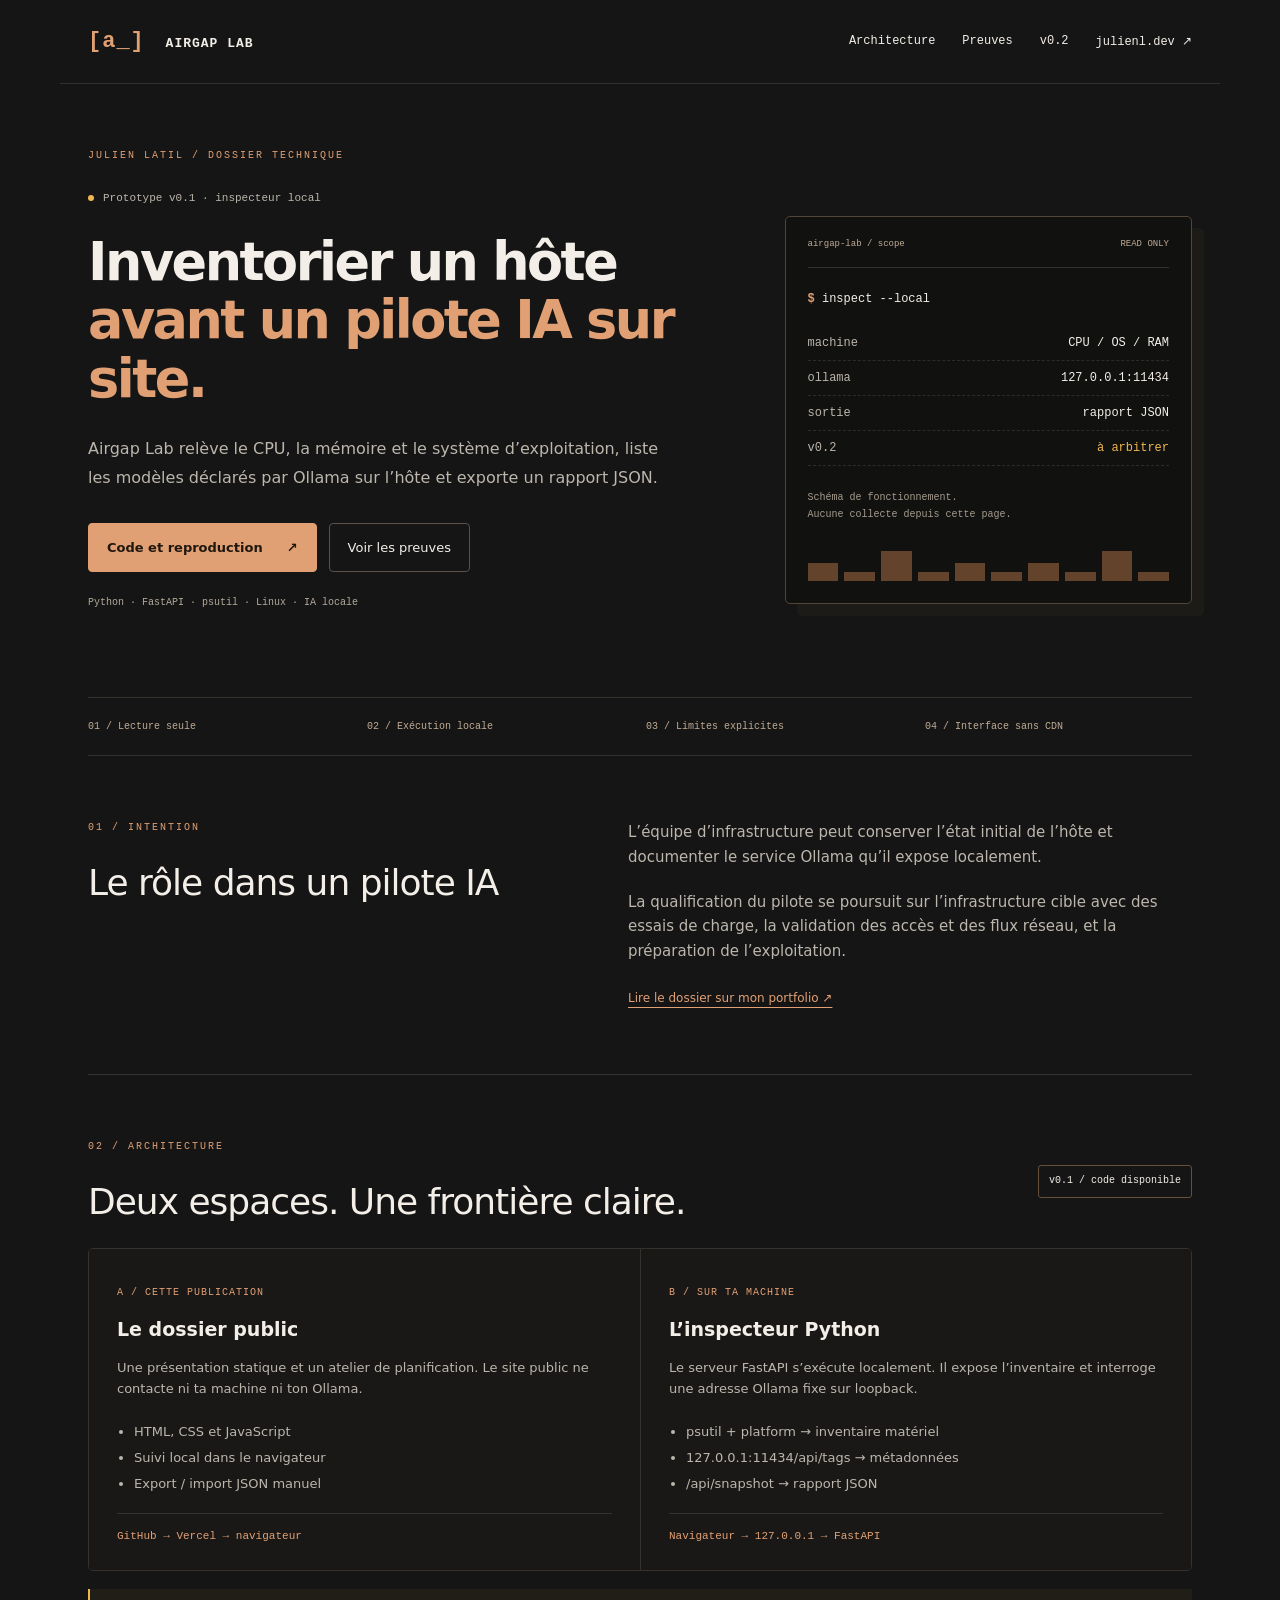
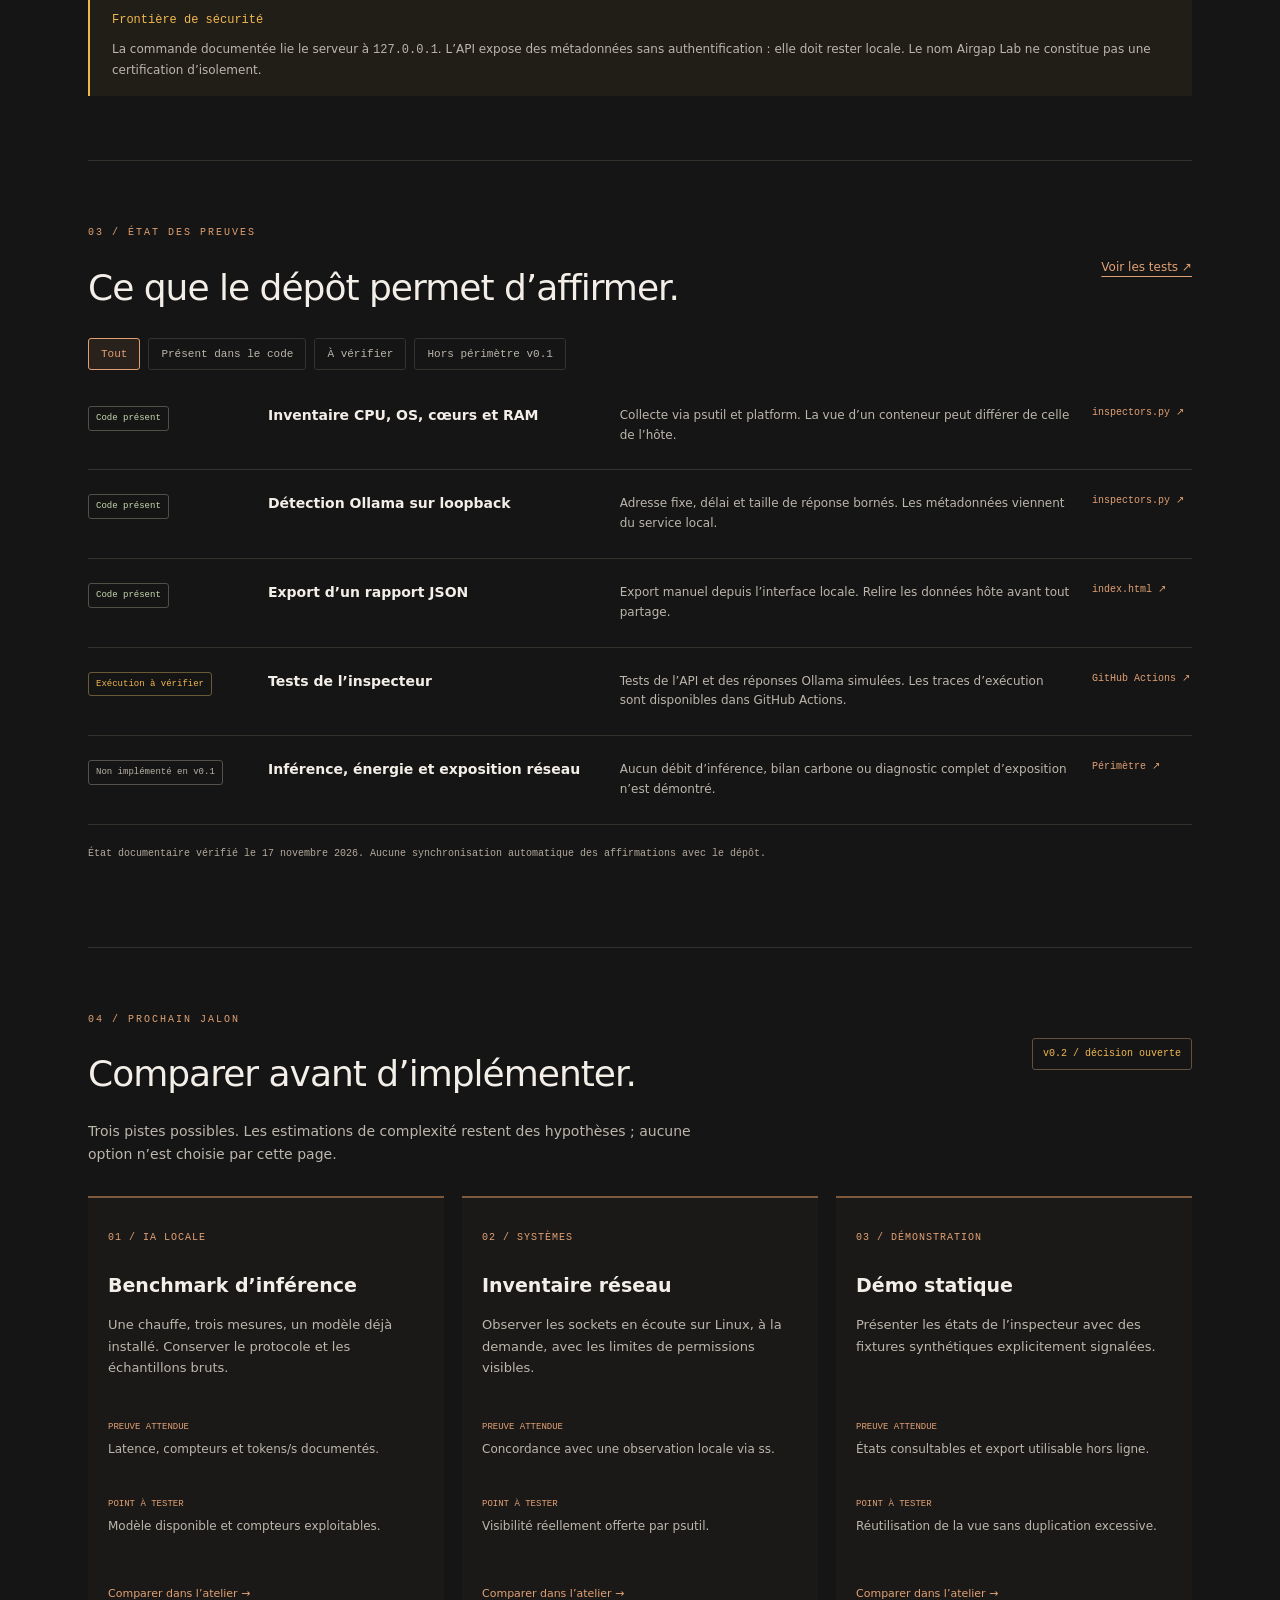
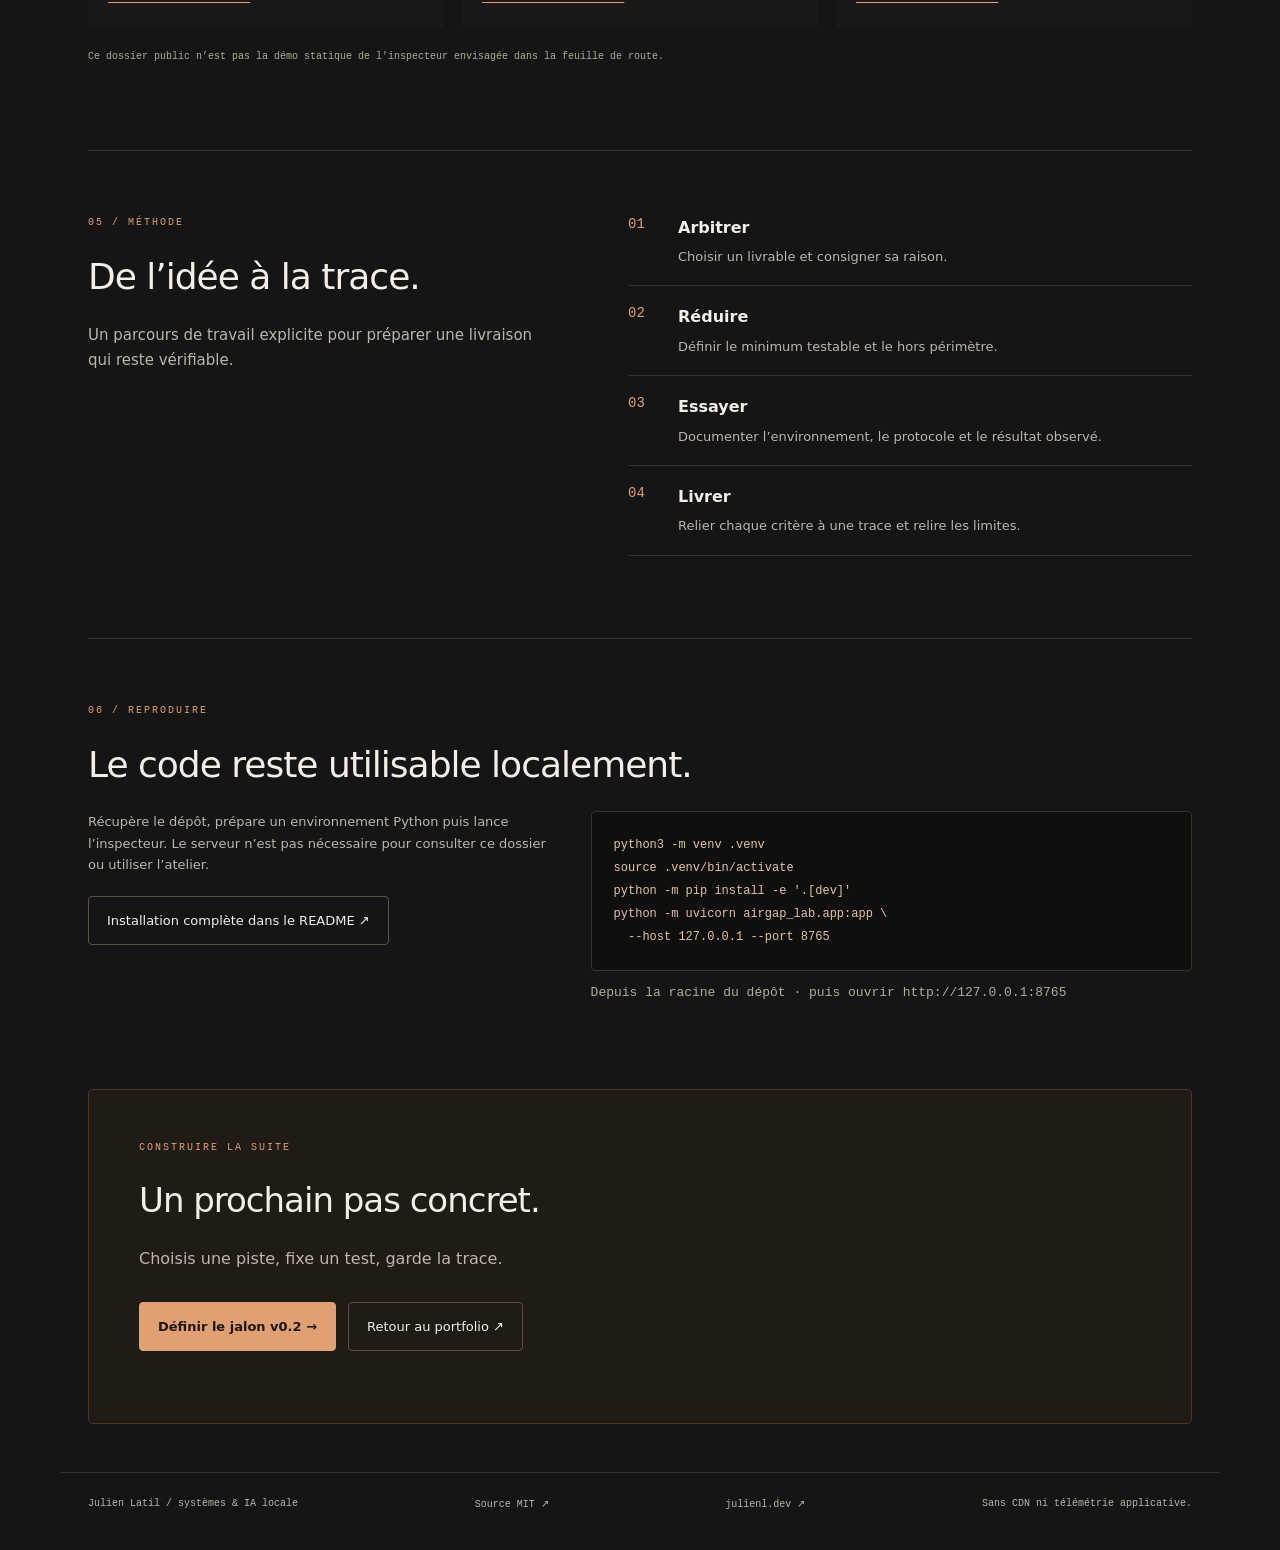
<file: docs/index.html>
<!doctype html>
<html lang="fr">
<head><meta charset="utf-8"><meta name="viewport" content="width=device-width, initial-scale=1"><meta name="description" content="Airgap Lab inventorie un hôte avant un pilote IA sur site. Dossier technique, architecture et reproduction locale."><meta name="theme-color" content="#151515"><title>Airgap Lab — Inventaire d’hôte pour un pilote IA sur site</title><link rel="icon" href="assets/mark.svg" type="image/svg+xml"><link rel="stylesheet" href="assets/site.css"><script src="assets/site.js" defer></script></head>
<body>
<a class="skip" href="#contenu">Aller au contenu</a>
<header><a class="wordmark" href="./"><span aria-hidden="true">[a_]</span> AIRGAP LAB</a><nav aria-label="Navigation principale"><a href="#architecture">Architecture</a><a href="#preuves">Preuves</a><a href="#jalon">v0.2</a><a href="https://julienl.dev">julienl.dev ↗</a></nav></header>
<main id="contenu">
<section class="hero"><div class="eyebrow">JULIEN LATIL / DOSSIER TECHNIQUE</div><div class="hero-grid"><div><p class="release"><span></span> Prototype v0.1 · inspecteur local</p><h1>Inventorier un hôte<br><em>avant un pilote IA sur site.</em></h1><p class="lede">Airgap Lab relève le CPU, la mémoire et le système d’exploitation, liste les modèles déclarés par Ollama sur l’hôte et exporte un rapport JSON.</p><div class="actions"><a class="button primary" href="https://github.com/log371/airgap-lab#run-locally">Code et reproduction <span>↗</span></a><a class="button" href="#preuves">Voir les preuves</a></div><p class="micro">Python · FastAPI · psutil · Linux · IA locale</p></div><div class="terminal" aria-label="Périmètre du projet"><div class="terminal-top"><span>airgap-lab / scope</span><span>READ ONLY</span></div><p><b>$</b> inspect --local</p><dl><div><dt>machine</dt><dd>CPU / OS / RAM</dd></div><div><dt>ollama</dt><dd>127.0.0.1:11434</dd></div><div><dt>sortie</dt><dd>rapport JSON</dd></div><div><dt>v0.2</dt><dd class="amber">à arbitrer</dd></div></dl><p class="terminal-note">Schéma de fonctionnement.<br>Aucune collecte depuis cette page.</p><div class="signal" aria-hidden="true"><i></i><i></i><i></i><i></i><i></i><i></i><i></i><i></i><i></i><i></i></div></div></div><div class="principles"><span>01 / Lecture seule</span><span>02 / Exécution locale</span><span>03 / Limites explicites</span><span>04 / Interface sans CDN</span></div></section>
<section id="intention" class="section split"><div><div class="eyebrow">01 / INTENTION</div><h2>Le rôle dans un pilote IA</h2></div><div><p>L’équipe d’infrastructure peut conserver l’état initial de l’hôte et documenter le service Ollama qu’il expose localement.</p><p>La qualification du pilote se poursuit sur l’infrastructure cible avec des essais de charge, la validation des accès et des flux réseau, et la préparation de l’exploitation.</p><a class="text-link" href="https://julienl.dev/projects/airgap-lab">Lire le dossier sur mon portfolio ↗</a></div></section>
<section id="architecture" class="section"><div class="section-head"><div><div class="eyebrow">02 / ARCHITECTURE</div><h2>Deux espaces. Une frontière claire.</h2></div><span class="pill">v0.1 / code disponible</span></div><div class="architecture"><article><span class="number">A / CETTE PUBLICATION</span><h3>Le dossier public</h3><p>Une présentation statique et un atelier de planification. Le site public ne contacte ni ta machine ni ton Ollama.</p><ul><li>HTML, CSS et JavaScript</li><li>Suivi local dans le navigateur</li><li>Export / import JSON manuel</li></ul><span class="architecture-label">GitHub → Vercel → navigateur</span></article><article><span class="number">B / SUR TA MACHINE</span><h3>L’inspecteur Python</h3><p>Le serveur FastAPI s’exécute localement. Il expose l’inventaire et interroge une adresse Ollama fixe sur loopback.</p><ul><li>psutil + platform → inventaire matériel</li><li>127.0.0.1:11434/api/tags → métadonnées</li><li>/api/snapshot → rapport JSON</li></ul><span class="architecture-label">Navigateur → 127.0.0.1 → FastAPI</span></article></div><aside class="boundary"><strong>Frontière de sécurité</strong><p>La commande documentée lie le serveur à <code>127.0.0.1</code>. L’API expose des métadonnées sans authentification : elle doit rester locale. Le nom Airgap Lab ne constitue pas une certification d’isolement.</p></aside></section>
<section id="preuves" class="section"><div class="section-head"><div><div class="eyebrow">03 / ÉTAT DES PREUVES</div><h2>Ce que le dépôt permet d’affirmer.</h2></div><a class="text-link" href="https://github.com/log371/airgap-lab/tree/main/tests">Voir les tests ↗</a></div><div class="filters" role="group" aria-label="Filtrer les preuves"><button data-filter="all" aria-pressed="true">Tout</button><button data-filter="confirmed" aria-pressed="false">Présent dans le code</button><button data-filter="pending" aria-pressed="false">À vérifier</button><button data-filter="excluded" aria-pressed="false">Hors périmètre v0.1</button></div><p id="filter-status" class="sr-only" aria-live="polite"></p><div class="evidence-list">
<article data-state="confirmed"><span class="status confirmed">Code présent</span><h3>Inventaire CPU, OS, cœurs et RAM</h3><p>Collecte via psutil et platform. La vue d’un conteneur peut différer de celle de l’hôte.</p><a href="https://github.com/log371/airgap-lab/blob/main/airgap_lab/inspectors.py">inspectors.py ↗</a></article>
<article data-state="confirmed"><span class="status confirmed">Code présent</span><h3>Détection Ollama sur loopback</h3><p>Adresse fixe, délai et taille de réponse bornés. Les métadonnées viennent du service local.</p><a href="https://github.com/log371/airgap-lab/blob/main/airgap_lab/inspectors.py">inspectors.py ↗</a></article>
<article data-state="confirmed"><span class="status confirmed">Code présent</span><h3>Export d’un rapport JSON</h3><p>Export manuel depuis l’interface locale. Relire les données hôte avant tout partage.</p><a href="https://github.com/log371/airgap-lab/blob/main/airgap_lab/index.html">index.html ↗</a></article>
<article data-state="pending"><span class="status pending">Exécution à vérifier</span><h3>Tests de l’inspecteur</h3><p>Tests de l’API et des réponses Ollama simulées. Les traces d’exécution sont disponibles dans GitHub Actions.</p><a href="https://github.com/log371/airgap-lab/actions/workflows/checks.yml">GitHub Actions ↗</a></article>
<article data-state="excluded"><span class="status excluded">Non implémenté en v0.1</span><h3>Inférence, énergie et exposition réseau</h3><p>Aucun débit d’inférence, bilan carbone ou diagnostic complet d’exposition n’est démontré.</p><a href="https://github.com/log371/airgap-lab#scope-and-limitations">Périmètre ↗</a></article>
</div><p class="micro">État documentaire vérifié le 17 novembre 2026. Aucune synchronisation automatique des affirmations avec le dépôt.</p></section>
<section id="jalon" class="section"><div class="section-head"><div><div class="eyebrow">04 / PROCHAIN JALON</div><h2>Comparer avant d’implémenter.</h2></div><span class="pill amber">v0.2 / décision ouverte</span></div><p class="section-intro">Trois pistes possibles. Les estimations de complexité restent des hypothèses ; aucune option n’est choisie par cette page.</p><div class="options"><article><span class="number">01 / IA LOCALE</span><h3>Benchmark d’inférence</h3><p>Une chauffe, trois mesures, un modèle déjà installé. Conserver le protocole et les échantillons bruts.</p><dl><dt>Preuve attendue</dt><dd>Latence, compteurs et tokens/s documentés.</dd><dt>Point à tester</dt><dd>Modèle disponible et compteurs exploitables.</dd></dl><a class="text-link" href="atelier-v02.html#compare">Comparer dans l’atelier →</a></article><article><span class="number">02 / SYSTÈMES</span><h3>Inventaire réseau</h3><p>Observer les sockets en écoute sur Linux, à la demande, avec les limites de permissions visibles.</p><dl><dt>Preuve attendue</dt><dd>Concordance avec une observation locale via ss.</dd><dt>Point à tester</dt><dd>Visibilité réellement offerte par psutil.</dd></dl><a class="text-link" href="atelier-v02.html#compare">Comparer dans l’atelier →</a></article><article><span class="number">03 / DÉMONSTRATION</span><h3>Démo statique</h3><p>Présenter les états de l’inspecteur avec des fixtures synthétiques explicitement signalées.</p><dl><dt>Preuve attendue</dt><dd>États consultables et export utilisable hors ligne.</dd><dt>Point à tester</dt><dd>Réutilisation de la vue sans duplication excessive.</dd></dl><a class="text-link" href="atelier-v02.html#compare">Comparer dans l’atelier →</a></article></div><p class="micro">Ce dossier public n’est pas la démo statique de l’inspecteur envisagée dans la feuille de route.</p></section>
<section class="section split"><div><div class="eyebrow">05 / MÉTHODE</div><h2>De l’idée à la trace.</h2><p>Un parcours de travail explicite pour préparer une livraison qui reste vérifiable.</p></div><ol class="method"><li><strong>Arbitrer</strong><p>Choisir un livrable et consigner sa raison.</p></li><li><strong>Réduire</strong><p>Définir le minimum testable et le hors périmètre.</p></li><li><strong>Essayer</strong><p>Documenter l’environnement, le protocole et le résultat observé.</p></li><li><strong>Livrer</strong><p>Relier chaque critère à une trace et relire les limites.</p></li></ol></section>
<section id="demarrer" class="section"><div class="eyebrow">06 / REPRODUIRE</div><h2>Le code reste utilisable localement.</h2><div class="run-grid"><div><p>Récupère le dépôt, prépare un environnement Python puis lance l’inspecteur. Le serveur n’est pas nécessaire pour consulter ce dossier ou utiliser l’atelier.</p><a class="button" href="https://github.com/log371/airgap-lab#run-locally">Installation complète dans le README ↗</a></div><div><pre><code>python3 -m venv .venv
source .venv/bin/activate
python -m pip install -e '.[dev]'
python -m uvicorn airgap_lab.app:app \
  --host 127.0.0.1 --port 8765</code></pre><p class="micro">Depuis la racine du dépôt · puis ouvrir http://127.0.0.1:8765</p></div></div></section>
<section class="closing"><div class="eyebrow">CONSTRUIRE LA SUITE</div><h2>Un prochain pas concret.</h2><p>Choisis une piste, fixe un test, garde la trace.</p><div class="actions"><a class="button primary" href="atelier-v02.html#compare">Définir le jalon v0.2 →</a><a class="button" href="https://julienl.dev/projects/airgap-lab">Retour au portfolio ↗</a></div></section>
</main><footer><span>Julien Latil / systèmes & IA locale</span><a href="https://github.com/log371/airgap-lab">Source MIT ↗</a><a href="https://julienl.dev">julienl.dev ↗</a><span>Sans CDN ni télémétrie applicative.</span></footer></body></html>
</file>
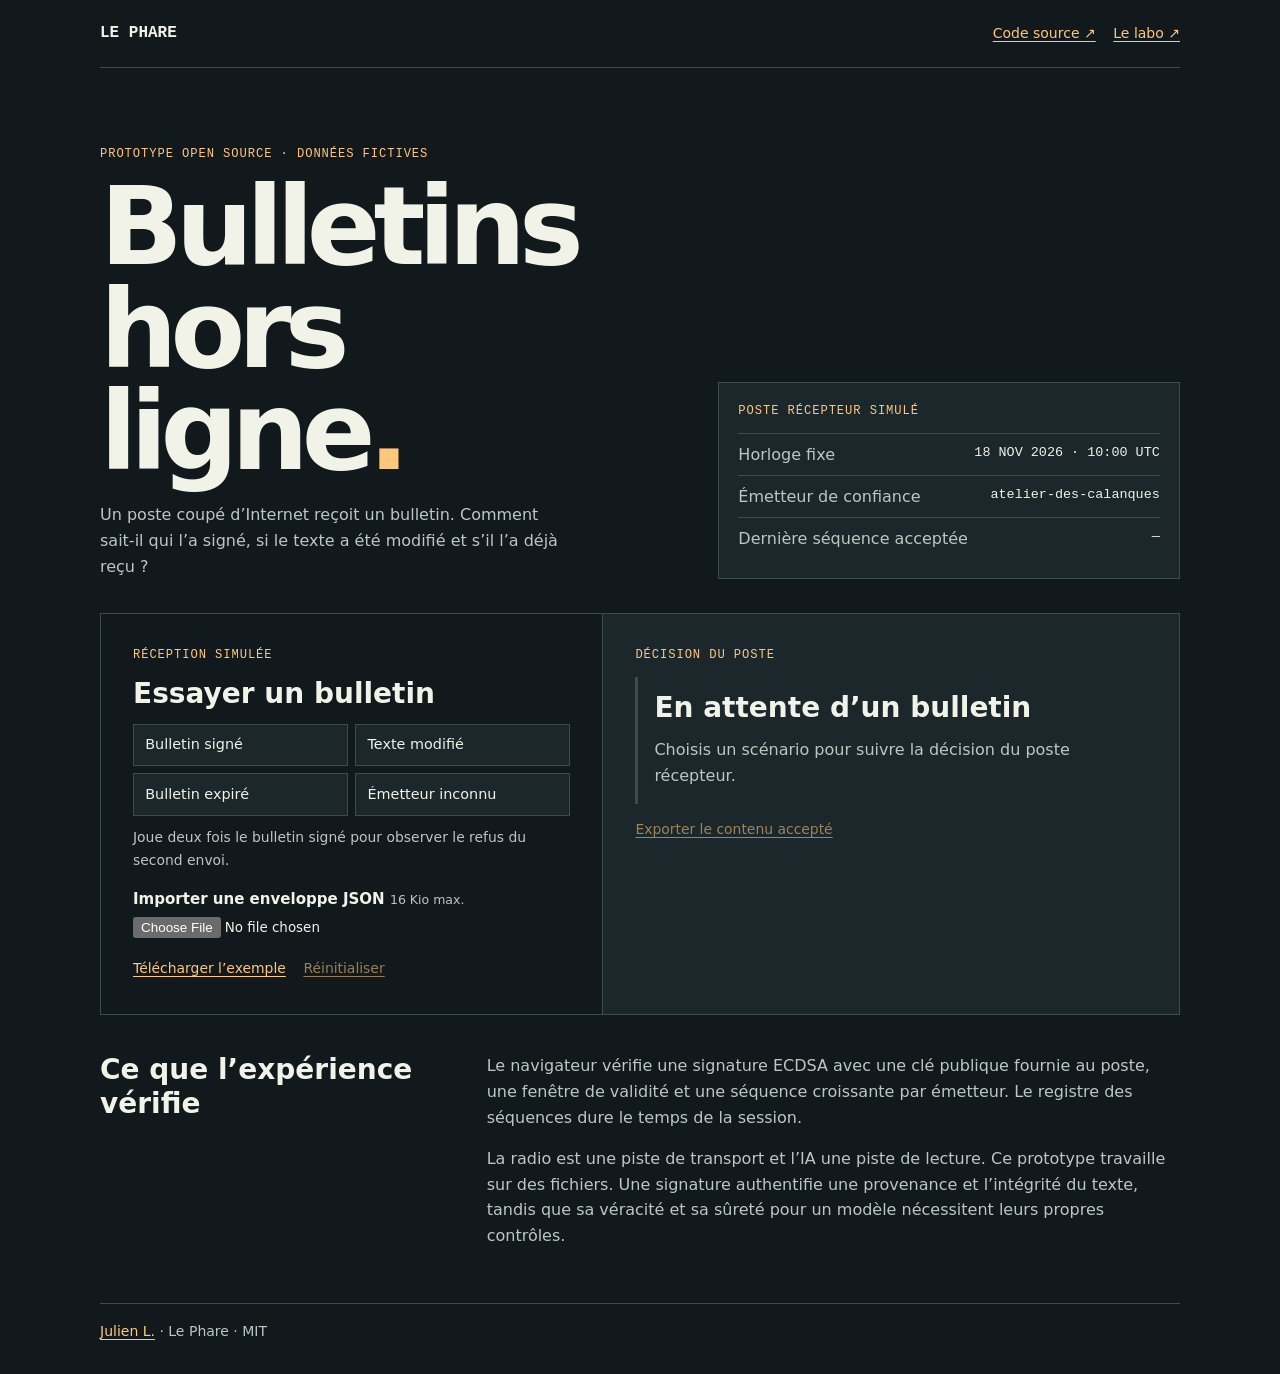
<file: experiments/phare-bulletins/public/index.html>
<!doctype html>
<html lang="fr">
<head>
  <meta charset="utf-8">
  <meta name="viewport" content="width=device-width, initial-scale=1">
  <meta name="theme-color" content="#12191c">
  <meta name="description" content="Le Phare vérifie des bulletins signés sur un poste hors ligne simulé. Un prototype open source de Julien L.">
  <link rel="icon" href="data:,">
  <link rel="stylesheet" href="./style.css">
  <script type="module" src="./app.mjs"></script>
  <title>Le Phare · Bulletins hors ligne</title>
</head>
<body>
  <a class="skip" href="#scenarios">Aller à la démonstration</a>
  <header class="mast wrap">
    <a class="brand" href="./">LE PHARE</a>
    <nav aria-label="Liens du projet">
      <a href="https://github.com/log371/airgap-lab/tree/main/experiments/phare-bulletins">Code source ↗</a>
      <a href="https://julienl.dev/lab">Le labo ↗</a>
    </nav>
  </header>
  <main class="wrap">
    <section class="intro" aria-labelledby="title">
      <div>
        <p class="eyebrow">PROTOTYPE OPEN SOURCE · DONNÉES FICTIVES</p>
        <h1 id="title">Bulletins<br>hors ligne<span>.</span></h1>
        <p class="lede">Un poste coupé d’Internet reçoit un bulletin. Comment sait-il qui l’a signé, si le texte a été modifié et s’il l’a déjà reçu ?</p>
      </div>
      <aside class="station" aria-label="Paramètres de la simulation">
        <p class="eyebrow">POSTE RÉCEPTEUR SIMULÉ</p>
        <dl>
          <div><dt>Horloge fixe</dt><dd>18 NOV 2026 · 10:00 UTC</dd></div>
          <div><dt>Émetteur de confiance</dt><dd>atelier-des-calanques</dd></div>
          <div><dt>Dernière séquence acceptée</dt><dd id="sequence">—</dd></div>
        </dl>
      </aside>
    </section>
    <section id="scenarios" class="workbench" aria-labelledby="scenario-title">
      <div class="controls">
        <p class="eyebrow">RÉCEPTION SIMULÉE</p>
        <h2 id="scenario-title">Essayer un bulletin</h2>
        <div class="examples">
          <button type="button" data-example="valid">Bulletin signé</button>
          <button type="button" data-example="changed">Texte modifié</button>
          <button type="button" data-example="expired">Bulletin expiré</button>
          <button type="button" data-example="unknown">Émetteur inconnu</button>
        </div>
        <p class="note">Joue deux fois le bulletin signé pour observer le refus du second envoi.</p>
        <label for="bulletin-file">Importer une enveloppe JSON <small>16 Kio max.</small></label>
        <input id="bulletin-file" type="file" accept=".json,application/json">
        <div class="small-actions">
          <button class="text-button" id="download-example" type="button">Télécharger l’exemple</button>
          <button class="text-button" id="reset" type="button" disabled>Réinitialiser</button>
        </div>
        <noscript>JavaScript est nécessaire pour vérifier les bulletins dans le navigateur.</noscript>
      </div>
      <div class="readout">
        <p class="eyebrow">DÉCISION DU POSTE</p>
        <div class="result" id="result" data-state="ready" role="status" aria-atomic="true">
          <h2 id="result-title">En attente d’un bulletin</h2>
          <p id="result-detail">Choisis un scénario pour suivre la décision du poste récepteur.</p>
        </div>
        <article id="message" hidden>
          <p id="bulletin-meta" class="mono note"></p>
          <h3 id="bulletin-title"></h3>
          <p id="bulletin-body"></p>
        </article>
        <button id="export" class="text-button" type="button" disabled>Exporter le contenu accepté</button>
      </div>
    </section>
    <section class="scope" aria-labelledby="scope-title">
      <h2 id="scope-title">Ce que l’expérience vérifie</h2>
      <div>
        <p>Le navigateur vérifie une signature ECDSA avec une clé publique fournie au poste, une fenêtre de validité et une séquence croissante par émetteur. Le registre des séquences dure le temps de la session.</p>
        <p>La radio est une piste de transport et l’IA une piste de lecture. Ce prototype travaille sur des fichiers. Une signature authentifie une provenance et l’intégrité du texte, tandis que sa véracité et sa sûreté pour un modèle nécessitent leurs propres contrôles.</p>
      </div>
    </section>
  </main>
  <footer class="wrap"><a href="https://julienl.dev">Julien L.</a> · Le Phare · MIT</footer>
</body>
</html>
</file>
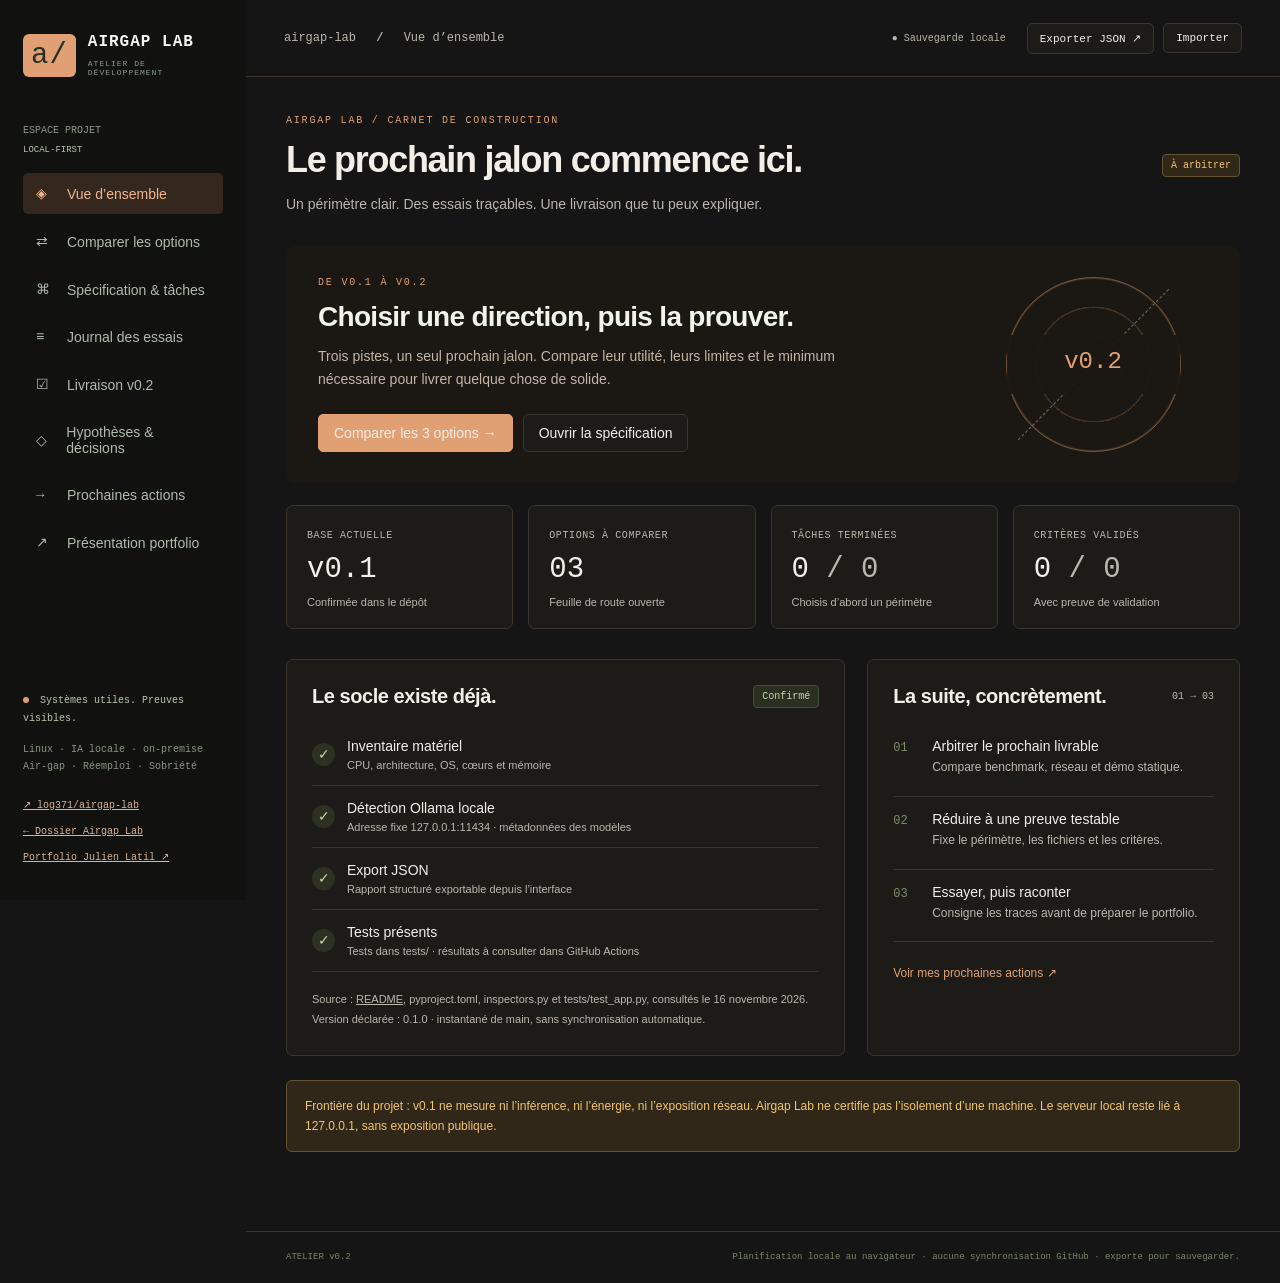
<file: docs/atelier-v02.html>
<!doctype html><html lang="fr"><head><meta charset="UTF-8"><meta http-equiv="Content-Security-Policy" content="default-src 'self'; script-src 'self' 'sha256-GUmqnEIofw3uexEmdSsYHiFcAizZqS7lD08ZTm5T/kA='; style-src 'self' 'unsafe-inline'; img-src 'self' data:; connect-src 'none'; object-src 'none'; base-uri 'none'; form-action 'self'"><meta name="viewport" content="width=device-width,initial-scale=1"><meta name="description" content="Atelier de pilotage du jalon v0.2 d’Airgap Lab : arbitrage, spécification et preuves."><title>Atelier v0.2 — Airgap Lab · Julien Latil</title><style>:root{--ink:#222820;--muted:#6f756b;--paper:#f5f6ef;--line:#dde0d5;--lime:#d1ef87;--dark:#1c251f;--green:#537044}*{box-sizing:border-box}body{margin:0;background:var(--paper);color:var(--ink);font:14px -apple-system,BlinkMacSystemFont,"Segoe UI",sans-serif}button,input,textarea,select{font:inherit}button,a,input,textarea,select{outline-offset:4px}button{cursor:pointer;border:1px solid var(--line);background:white;padding:10px 15px;border-radius:5px;color:var(--ink)}button:hover{border-color:#7b9568;background:#eef3e5}button.primary{background:var(--dark);color:var(--lime);border-color:var(--dark)}button.lime{background:var(--lime);border-color:var(--lime);color:var(--ink)}a{color:inherit}aside{overflow-y:auto;position:fixed;inset:0 auto 0 0;width:246px;background:var(--dark);color:#c7d0c6;padding:33px 23px;display:flex;flex-direction:column}.brand{display:flex;gap:12px;align-items:center;text-decoration:none;color:#f5f7ee;font:700 16px monospace;letter-spacing:1px}.brand small{display:block;font:8px monospace;margin-top:8px;color:#8c9b8b;letter-spacing:1px}.mark{background:var(--lime);color:#253123;font:29px monospace;padding:5px 8px;border-radius:6px}.workspace{font:10px monospace;color:#8a9989;margin:48px 0 18px}.workspace span{display:block;margin-top:9px;color:#b7c6ad;font-size:9px}nav{display:grid;gap:7px}nav a{display:flex;align-items:center;gap:13px;text-decoration:none;padding:12px 13px;border-radius:5px;color:#aebbac}nav a.active{background:#34402f;color:var(--lime)}nav a i{font:14px monospace;width:18px;font-style:normal}.aside-bottom{margin-top:auto;font:10px monospace;color:#b9c7ae;line-height:1.8}.aside-bottom p{color:#879783;margin:14px 0 22px}.dot{display:inline-block;width:6px;height:6px;background:var(--lime);border-radius:50%;margin-right:5px}.shell{margin-left:246px}header{height:77px;padding:0 38px;border-bottom:1px solid var(--line);display:flex;align-items:center;justify-content:space-between;font:12px monospace;color:var(--muted)}header b{padding:0 13px;color:#afb5a8}header>div{display:flex;align-items:center;gap:9px}header #save{font:10px monospace;margin-right:12px}header button{font-size:11px;padding:8px 12px}main{max-width:1460px;margin:auto;padding:38px 40px 55px}.eyebrow{font:10px monospace;letter-spacing:1.8px;color:var(--green);text-transform:uppercase;margin-bottom:13px}h1{font-size:36px;font-weight:550;letter-spacing:-1.3px;margin:0 0 12px}h2{font-size:20px;letter-spacing:-.45px;font-weight:550;margin:0 0 10px}h3{font-size:16px;font-weight:600;margin:0 0 9px}p{line-height:1.65}small,.muted{color:var(--muted)}.intro{color:var(--muted);margin:0;max-width:720px;line-height:1.7}.heading{display:flex;justify-content:space-between;align-items:center;margin-bottom:29px;gap:18px}.badge{display:inline-block;border:1px solid #dde2d4;background:#edf2e5;color:#546a40;font:10px monospace;padding:5px 8px;border-radius:4px;white-space:nowrap}.badge.warn{background:#f7eedc;border-color:#e8dbbc;color:#927235}.badge.block{background:#f4e5df;border-color:#e9cfc4;color:#9c5541}.badge.neutral{background:#eef0eb;border-color:#dfe2d9;color:#778071}.hero{background:var(--dark);color:#f0f4e9;border-radius:9px;padding:31px 32px;display:grid;grid-template-columns:1fr 230px;gap:20px;position:relative;overflow:hidden}.hero .eyebrow{color:#bcd98a}.hero h2{font-size:28px;letter-spacing:-.7px}.hero p{color:#b2bfae;max-width:550px;margin:12px 0 23px}.hero button{margin-right:10px}.radar{position:relative;width:175px;height:175px;border:1px solid #60724e;border-radius:50%;margin:auto;background:repeating-radial-gradient(circle,transparent 0 27px,#43533c 28px 29px)}.radar:after{content:'v0.2';position:absolute;inset:57px 0;text-align:center;font:24px monospace;color:var(--lime);padding:13px 0;background:#1c251fe8}.radar:before{content:'';position:absolute;inset:-20px 86px;border-left:1px dashed #61744e;transform:rotate(45deg)}.stats{display:grid;grid-template-columns:repeat(4,1fr);gap:15px;margin:22px 0 30px}.stat,.panel,.option{border:1px solid var(--line);border-radius:7px;background:#fffefa}.stat{padding:19px 20px}.stat label{color:var(--muted);font:10px monospace;text-transform:uppercase;letter-spacing:.6px}.stat strong{font:29px monospace;display:block;margin:12px 0 7px}.stat small{font-size:11px}.grid{display:grid;grid-template-columns:1.5fr 1fr;gap:22px}.panel{padding:25px}.panelhead{display:flex;align-items:center;justify-content:space-between;gap:15px;margin-bottom:16px}.panelhead h2{margin:0}.tiny{font:10px monospace;color:var(--muted)}.baseline{display:flex;align-items:center;gap:12px;padding:14px 0;border-bottom:1px solid #edf0e7}.baseline:last-child{border:0}.tick{color:var(--green);background:#e9f0df;border-radius:50%;width:23px;height:23px;display:grid;place-items:center}.baseline small{display:block;font-size:11px;margin-top:5px}.baseline .badge{margin-left:auto}.step{display:grid;grid-template-columns:28px 1fr;gap:11px;padding:14px 0;border-bottom:1px solid #edf0e7}.step b{font:12px monospace;color:#7c8d6b;padding-top:3px}.step p{margin:4px 0;font-size:12px;color:var(--muted)}.textbutton{border:0;background:transparent;padding:0;color:var(--green);font-size:12px}.source{margin-top:18px;font-size:11px;color:var(--muted);line-height:1.8}.options{display:grid;grid-template-columns:repeat(3,1fr);gap:18px;margin-bottom:25px}.option{padding:24px;display:flex;flex-direction:column}.option.selected{border:1px solid #789657;box-shadow:0 0 0 2px #e6eed9}.option .num{font:11px monospace;color:#849176;display:flex;justify-content:space-between;margin-bottom:25px}.option p{color:var(--muted);font-size:13px;min-height:65px}.option dl{font-size:12px;line-height:1.6;flex:1}.option dt{font:10px monospace;text-transform:uppercase;color:#7c8773;margin-top:13px}.option dd{margin:4px 0 10px}.option button{margin-top:14px}.notice{background:#eaf0de;border:1px solid #dbe4cc;padding:15px 18px;border-radius:6px;font-size:12px;line-height:1.7;margin-bottom:24px}.notice.warning{background:#f6efdf;border-color:#eadcbd}.tablewrap{overflow-x:auto}table{border-collapse:collapse;width:100%;font-size:12px}th{text-align:left;font:10px monospace;color:#737d69;text-transform:uppercase;background:#f4f6ee}td,th{padding:15px 12px;border-bottom:1px solid var(--line);vertical-align:top}td code{font-size:11px;overflow-wrap:anywhere}td select{max-width:145px}input,textarea,select{border:1px solid #d5dcce;border-radius:4px;background:#fffefa;padding:10px;color:var(--ink)}textarea{width:100%;resize:vertical;min-height:95px;line-height:1.6}label.field{display:grid;gap:8px;font-size:12px;margin:17px 0}label.field small{font-size:11px}.formgrid{display:grid;grid-template-columns:1fr 1fr;gap:18px}.checkrow{display:flex;gap:12px;padding:18px 0;border-bottom:1px solid var(--line);align-items:flex-start}.checkrow input{margin-top:4px;accent-color:#5f7a46}.checkrow>div{flex:1}.checkrow p{font-size:12px;color:var(--muted);margin:5px 0 9px}.checkrow input[type=text]{width:100%;font-size:12px}.journal{border-left:2px solid #d7e1c7;padding:0 0 22px 22px;margin:22px 0}.journal p{white-space:pre-wrap;font-size:13px}.empty{text-align:center;padding:55px 20px;color:var(--muted)}.empty strong{display:block;color:var(--ink);font-weight:500;font-size:18px;margin-bottom:10px}.row{display:flex;gap:10px;align-items:center;flex-wrap:wrap}.spaced{margin-top:24px}.progress{height:5px;background:#e3e8da;border-radius:5px;margin:14px 0;overflow:hidden}.progress span{display:block;height:100%;background:#87a75c}.prose{white-space:pre-wrap;line-height:1.9;font-size:14px}.portfolio{max-width:850px;background:white;padding:40px;border:1px solid var(--line);border-top:4px solid #8ba65f}.portfolio h2{font-size:29px}footer{padding:20px 40px;border-top:1px solid var(--line);font:9px monospace;color:#7a846e;display:flex;justify-content:space-between}dialog{border:1px solid var(--line);border-radius:9px;width:600px;max-width:94vw;padding:28px;background:var(--paper);max-height:90vh}dialog::backdrop{background:#14201788}#toast{position:fixed;bottom:25px;right:30px;background:var(--dark);color:var(--lime);padding:14px 20px;border-radius:6px;display:none;z-index:10}button:disabled{opacity:.5;cursor:not-allowed}@media(min-width:1500px){main{padding-top:50px}.hero{padding:40px}}@media(max-width:1100px){aside{width:206px;padding:25px 16px}.shell{margin-left:206px}main{padding:30px 24px}.options{gap:10px}.option{padding:18px}.grid{grid-template-columns:1fr}.hero{grid-template-columns:1fr 170px}.stats{gap:10px}.stat{padding:16px}header{padding:0 24px}header #save{display:none}}@media(max-width:760px){aside{position:static;width:100%;padding:18px}.workspace,.aside-bottom{display:none}nav{display:flex;overflow:auto;margin-top:18px;gap:4px}nav a{white-space:nowrap;padding:9px;font-size:12px}nav a i{display:none}.shell{margin:0}header{height:65px;padding:12px 18px;gap:10px}header>span{display:none}main{padding:28px 18px}.heading{align-items:flex-start}h1{font-size:29px}.hero{grid-template-columns:1fr;padding:25px}.radar{display:none}.stats{grid-template-columns:1fr 1fr}.options{grid-template-columns:1fr}.option p{min-height:0}.formgrid{grid-template-columns:1fr}.portfolio{padding:24px}footer{padding:18px;display:block;line-height:1.8}footer span{display:block}.panel{padding:20px}.heading>.badge{white-space:normal}}
@media print{aside,header,footer,.heading,.row,main>.panel,#toast{display:none!important}.shell{margin:0}main{padding:0}.portfolio{border:0;max-width:100%;padding:15px}.prose{font-size:12px}}
</style><style>@media screen{:root{color-scheme:dark;--ink:#f3eee8;--muted:#bcb6ac;--paper:#151515;--line:#3c352e;--lime:#e1a074;--dark:#111110;--green:#e1a074}body{background:#151515}button,input,select,textarea,.stat,.panel,.option{background:#1d1b18;color:#f3eee8}.panel,.stat,.option{border-color:#3c352e}.badge{background:#293020;color:#c7d7af;border-color:#455039}.badge.warn,.notice.warning{background:#302719;border-color:#645235;color:#f1c570}.badge.neutral{background:#292622;color:#c3baad;border-color:#4b443b}.badge.block{background:#37231d;color:#e8b19b;border-color:#734837}.notice{background:#252219;border-color:#4d4433;color:#e1c7a3}th{background:#24211d;color:#c0ac95}td,th,.baseline,.step{border-color:#3c352e}.option.selected{border-color:#e1a074;box-shadow:0 0 0 2px #473425}button:hover{background:#30251c;border-color:#e1a074;color:#fff}.tick{background:#2c3123;color:#c7d7af}.hero{background:#1b1713}.hero p{color:#c3b6a5}.hero .eyebrow{color:#e1a074}nav a.active{background:#33271e;color:#efb58d}.portfolio{background:#1d1b18;color:#f3eee8}dialog{background:#1d1b18;color:#f3eee8;border-color:#4d443b}header{height:auto;min-height:77px;flex-wrap:wrap;gap:12px;padding-top:14px;padding-bottom:14px}header a{font-size:10px;color:#e1a074}a:focus-visible,button:focus-visible{outline:2px solid #f1b74f}.aside-bottom a{display:block;color:#d8b599;margin-top:8px}.radar{border-color:#76583b;background:repeating-radial-gradient(circle,transparent 0 27px,#413223 28px 29px)}.radar:after{background:#1b1713ed;color:#e1a074}}@media screen and (max-width:600px){header>div{flex-wrap:wrap}h1{font-size:28px}main{padding:24px 18px}}.mobile-return{display:none}@media screen and (max-width:760px){.mobile-return{display:inline-block;color:var(--lime);font-size:11px}}
</style></head><body><aside><a class="brand" href="#overview"><span class="mark">a/</span><span>AIRGAP LAB<small>ATELIER DE DÉVELOPPEMENT</small></span></a><div class="workspace">ESPACE PROJET <span>LOCAL-FIRST</span></div><nav id="nav"></nav><div class="aside-bottom"><span class="dot"></span> Systèmes utiles. Preuves visibles.<p>Linux · IA locale · on-premise<br>Air-gap · Réemploi · Sobriété</p><a href="https://github.com/log371/airgap-lab" target="_blank" rel="noreferrer">↗ log371/airgap-lab</a><a href="./">← Dossier Airgap Lab</a><a href="https://julienl.dev/projects/airgap-lab">Portfolio Julien Latil ↗</a></div></aside><div class="shell"><header><span>airgap-lab <b>/</b> <span id="crumb">Vue d’ensemble</span></span><div><a href="./" class="mobile-return">← Dossier</a><span id="save">● Sauvegarde locale</span><button id="export">Exporter JSON ↗</button><button id="import">Importer</button><input type="file" id="importfile" accept="application/json" hidden></div></header><main id="main"></main><footer>ATELIER v0.2 <span>Planification locale au navigateur · aucune synchronisation GitHub · exporte pour sauvegarder.</span></footer></div><dialog id="modal"><form id="modalform"></form></dialog><div id="toast" role="status"></div><script>const $=s=>document.querySelector(s), KEY='airgap-atelier-v02-1', esc=s=>String(s??'').replace(/[&<>"']/g,c=>({'&':'&amp;','<':'&lt;','>':'&gt;','"':'&quot;',"'":'&#39;'}[c]));
const pages=[['overview','◈','Vue d’ensemble'],['compare','⇄','Comparer les options'],['spec','⌘','Spécification & tâches'],['journal','≡','Journal des essais'],['delivery','☑','Livraison v0.2'],['decisions','◇','Hypothèses & décisions'],['next','→','Prochaines actions'],['portfolio','↗','Présentation portfolio']];
const options={bench:{name:'Benchmark d’inférence',desc:'Passer de « modèle détecté » à une mesure locale répétable et documentée.',value:'IA locale · reproductibilité',effort:'Moyen à élevé',risk:'Mesures trompeuses sans protocole ; modèle ou mémoire indisponibles.',scope:'Un modèle déjà installé, un prompt fixe, 1 chauffe exclue puis 3 échantillons. Latence murale et tokens/s calculés depuis les compteurs Ollama, données brutes exportées.',out:'Comparaisons multi-machines, score global, mesure énergétique, téléchargement de modèles.',files:['airgap_lab/benchmark.py (à créer)','airgap_lab/app.py (existant)','airgap_lab/index.html (existant)','tests/test_benchmark.py (à créer)','README.md (existant)'],test:'Simuler réponses, compteurs absents, timeout et Ollama indisponible ; réaliser ensuite 3 mesures sur un hôte documenté.',accept:['La chauffe est exclue et les 3 échantillons bruts sont conservés.','Modèle, version Ollama, hôte, paramètres et prompt sont documentés.','Latence et tokens/s portent des unités et une méthode explicite.','Les erreurs et compteurs absents produisent un état explicite, sans résultat inventé.'],hyp:'Le modèle choisi tient en mémoire et fournit des compteurs exploitables.'},network:{name:'Inventaire réseau',desc:'Rendre visibles les ports en écoute de la machine, sur demande explicite.',value:'Linux · systèmes · périmètre local',effort:'Moyen',risk:'Visibilité partielle selon droits et OS ; métadonnées sensibles.',scope:'Lecture locale des sockets en écoute sur Linux via psutil, déclenchée volontairement. Afficher protocole, adresse, port et limites de visibilité.',out:'Scan de machines distantes, paquets réseau, exploitation, certification air-gap ou score de sécurité.',files:['airgap_lab/network.py (à créer)','airgap_lab/app.py (existant)','airgap_lab/index.html (existant)','tests/test_network.py (à créer)','README.md (existant)'],test:'Simuler sockets IPv4/IPv6, doublons et refus de permission ; comparer sur Linux avec ss -lntu.',accept:['La collecte est désactivée par défaut et déclenchée explicitement.','Les ports TCP/UDP sont normalisés et l’écoute distinguée des connexions.','Un refus de permission est visible et ne devient pas un inventaire vide prétendument complet.','Le rapport indique OS, droits et limites ; aucun scan distant n’est lancé.'],hyp:'psutil permet une visibilité suffisante sur la cible Linux sans privilèges supplémentaires.'},demo:{name:'Démo statique',desc:'Montrer le fonctionnement sans exposer les métadonnées d’une machine réelle.',value:'Lisibilité · portfolio · sobriété',effort:'Faible à moyen',risk:'Confusion entre exemples synthétiques et résultats réels.',scope:'Une page sans backend, alimentée par une fixture JSON synthétique explicitement signalée. Deux états : Ollama présent et absent ; export du jeu affiché.',out:'Collecte réelle dans le navigateur, benchmark fictif, dépendance CDN et télémétrie.',files:['demo/index.html (à créer)','demo/fixtures/snapshot.json (à créer)','tests/test_demo.py (à créer)','README.md (existant)'],test:'Ouvrir la démo sans réseau ; vérifier les deux états et l’export JSON ; vérifier l’absence de données personnelles.',accept:['Chaque écran et chaque export indiquent « données synthétiques ».','La démo fonctionne hors ligne après récupération des fichiers.','Les états Ollama présent et absent sont consultables et lisibles.','Aucune collecte réelle, ressource CDN ou télémétrie n’est ajoutée.'],hyp:'La vue existante peut être adaptée sans dupliquer excessivement la logique d’affichage.'}};
const initial=()=>({version:1,selected:null,plans:{},tasks:[],logs:[],hypotheses:Object.entries(options).map(([id,o])=>({id,option:id,text:o.hyp,status:'Hypothétique',evidence:''})),decisions:[],checks:[],pitch:''});
// All imported and restored records cross the same data validation boundary.
const MAX_BACKUP_BYTES = 2 * 1024 * 1024;
function validateState(s) {
  const invalid = () => { throw new Error('Sauvegarde invalide'); };
  const object = v => v !== null && typeof v === 'object' && !Array.isArray(v);
  const text = v => typeof v === 'string' && v.length <= 20000;
  const opt = v => ['bench','network','demo'].includes(v);
  const id = v => typeof v === 'string' && /^[A-Za-z0-9_-]{1,80}$/.test(v);
  const date = v => text(v) && v.length > 0 && Number.isFinite(Date.parse(v));
  const fields = (v, names) => object(v) && names.every(k => text(v[k]));
  if (!object(s) || s.version !== 1 || (s.selected !== null && !opt(s.selected)) || !object(s.plans) || !text(s.pitch)) invalid();
  for (const key of ['tasks','logs','checks','hypotheses','decisions']) {
    if (!Array.isArray(s[key]) || s[key].length > 1000 || s[key].some(v => !object(v))) invalid();
  }
  for (const [key, plan] of Object.entries(s.plans)) {
    if (!opt(key) || !fields(plan,['scope','out','test'])) invalid();
  }
  if (s.selected && !Object.hasOwn(s.plans,s.selected)) invalid();
  for (const key of ['tasks','logs','checks','hypotheses']) {
    const ids = new Set();
    for (const record of s[key]) {
      if (!id(record.id) || ids.has(record.id)) invalid();
      ids.add(record.id);
    }
  }
  for (const t of s.tasks) {
    if (!fields(t,['name','status','file','test','evidence','date']) || !opt(t.option) || !Object.hasOwn(s.plans,t.option) || !['À faire','En cours','Bloqué','Terminé'].includes(t.status) || (t.date !== '' && !/^\d{4}-\d{2}-\d{2}$/.test(t.date)) || (t.status === 'Terminé' && !t.evidence.trim())) invalid();
  }
  for (const l of s.logs) {
    if (!fields(l,['title','env','protocol','result','evidence','limits']) || !opt(l.option) || !date(l.date) || !['Non exécuté','Réussi','Échec','Bloqué'].includes(l.status) || (l.status === 'Réussi' && (!l.result.trim() || !l.evidence.trim()))) invalid();
  }
  for (const c of s.checks) {
    if (!fields(c,['text','evidence']) || !opt(c.option) || !Object.hasOwn(s.plans,c.option) || typeof c.done !== 'boolean' || (c.done && !c.evidence.trim())) invalid();
  }
  for (const h of s.hypotheses) {
    if (!fields(h,['text','evidence']) || (h.option !== null && !opt(h.option)) || !['Hypothétique','À tester','Bloqué','Confirmé','Réfuté'].includes(h.status) || (h.status === 'Confirmé' && !h.evidence.trim())) invalid();
  }
  for (const d of s.decisions) {
    if (!fields(d,['title','reason']) || !date(d.date) || !['À arbitrer','Confirmé','Bloqué'].includes(d.status)) invalid();
  }
  return s;
}
function parseBackup(raw) {
  if (typeof raw !== 'string' || raw.length > MAX_BACKUP_BYTES || new Blob([raw]).size > MAX_BACKUP_BYTES) throw new Error('Sauvegarde trop volumineuse');
  return validateState(JSON.parse(raw));
}

let state, recoveryRequired=false;try{const raw=localStorage.getItem(KEY);state=raw===null?initial():parseBackup(raw)}catch{state=initial();recoveryRequired=true}let page='overview';
function save(){if(recoveryRequired){$('#save').textContent='⚠ Stockage à récupérer';return}try{localStorage.setItem(KEY,JSON.stringify(state));$('#save').textContent='● Enregistré sur ce navigateur'}catch{$('#save').textContent='⚠ Sauvegarde indisponible';toast('Stockage indisponible : exporte ton travail.')}}
function toast(t){$('#toast').textContent=t;$('#toast').style.display='block';setTimeout(()=>$('#toast').style.display='none',3200)}
function badge(t){return `<span class="badge ${/Bloqué|Échec/.test(t)?'block':/tester|arbitrer|prévu|Hypothétique|Non exécuté/.test(t)?'warn':/faire|cours|Non renseigné/.test(t)?'neutral':''}">${esc(t)}</span>`}function statuses(value,items){return items.map(s=>`<option ${value===s?'selected':''}>${s}</option>`).join('')}const taskStatuses=['À faire','En cours','Bloqué','Terminé'];
function head(title,sub,tag='JALON / v0.2'){return `<div class="heading"><div><div class="eyebrow">${tag}</div><h1>${title}</h1><p class="intro">${sub}</p></div>${badge(state.selected?'Option choisie':'À arbitrer')}</div>`}
function activeTasks(){return state.tasks.filter(t=>t.option===state.selected)}function activeChecks(){return state.checks.filter(t=>t.option===state.selected)}
function choose(id){const prev=state.selected;state.selected=id;if(!state.plans[id]){const o=options[id];state.plans[id]={scope:o.scope,out:o.out,test:o.test};const names=['Valider le périmètre et le protocole','Implémenter le cœur minimal','Relier l’interface et l’export','Vérifier erreurs et non-régressions','Documenter les résultats et limites'];names.forEach((name,i)=>state.tasks.push({id:crypto.randomUUID(),option:id,name,status:'À faire',file:o.files[Math.min(i,o.files.length-1)],test:i===3?o.test:'À préciser',evidence:'',date:''}));[...o.accept,'Les tests v0.1 et les nouveaux tests sont exécutés avec traces.','README, version et note de livraison sont relus.'].forEach(text=>state.checks.push({id:crypto.randomUUID(),option:id,text,done:false,evidence:''}))}if(prev!==id)state.decisions.unshift({date:new Date().toISOString(),title:`Option retenue : ${options[id].name}`,reason:'Choix effectué dans l’atelier. Justification à compléter.',status:'Confirmé'});save();render();toast('Option sélectionnée. Plan proposé, aucune tâche réalisée.');}
function render(){page=location.hash.slice(1)||'overview';if(!pages.some(p=>p[0]===page))page='overview';$('#crumb').textContent=pages.find(p=>p[0]===page)[2];$('#nav').innerHTML=pages.map(([id,icon,name])=>`<a href="#${id}" class="${page===id?'active':''}"><i>${icon}</i>${name}</a>`).join('');$('#main').innerHTML=views[page]();window.scrollTo(0,0)}
const views={overview(){const tasks=activeTasks(),checks=activeChecks();return head('Le prochain jalon commence ici.','Un périmètre clair. Des essais traçables. Une livraison que tu peux expliquer.','AIRGAP LAB / CARNET DE CONSTRUCTION')+`<section class="hero"><div><div class="eyebrow">DE v0.1 À v0.2</div><h2>${state.selected?esc(options[state.selected].name):'Choisir une direction, puis la prouver.'}</h2><p>${state.selected?'Le périmètre reste modifiable. Relie chaque résultat à un essai et chaque validation à une preuve.':'Trois pistes, un seul prochain jalon. Compare leur utilité, leurs limites et le minimum nécessaire pour livrer quelque chose de solide.'}</p><button class="lime" data-go="compare">${state.selected?'Revoir l’arbitrage':'Comparer les 3 options'} →</button><button data-go="spec">Ouvrir la spécification</button></div><div class="radar" aria-hidden="true"></div></section><div class="stats"><div class="stat"><label>Base actuelle</label><strong>v0.1</strong><small>Confirmée dans le dépôt</small></div><div class="stat"><label>Options à comparer</label><strong>03</strong><small>Feuille de route ouverte</small></div><div class="stat"><label>Tâches terminées</label><strong>${tasks.filter(t=>t.status==='Terminé').length}<span class="muted"> / ${tasks.length}</span></strong><small>${state.selected?'Pour l’option choisie':'Choisis d’abord un périmètre'}</small></div><div class="stat"><label>Critères validés</label><strong>${checks.filter(c=>c.done).length}<span class="muted"> / ${checks.length}</span></strong><small>Avec preuve de validation</small></div></div><div class="grid"><section class="panel"><div class="panelhead"><h2>Le socle existe déjà.</h2>${badge('Confirmé')}</div>${[['Inventaire matériel','CPU, architecture, OS, cœurs et mémoire'],['Détection Ollama locale','Adresse fixe 127.0.0.1:11434 · métadonnées des modèles'],['Export JSON','Rapport structuré exportable depuis l’interface'],['Tests présents','Tests dans tests/ · résultats à consulter dans GitHub Actions']].map(([t,d])=>`<div class="baseline"><span class="tick">✓</span><div>${t}<small>${d}</small></div></div>`).join('')}<div class="source">Source : <a href="https://github.com/log371/airgap-lab/blob/main/README.md" target="_blank" rel="noreferrer">README</a>, pyproject.toml, inspectors.py et tests/test_app.py, consultés le 16 novembre 2026.<br>Version déclarée : 0.1.0 · instantané de main, sans synchronisation automatique.</div></section><section class="panel"><div class="panelhead"><h2>La suite, concrètement.</h2><span class="tiny">01 → 03</span></div>${[['Arbitrer le prochain livrable','Compare benchmark, réseau et démo statique.'],['Réduire à une preuve testable','Fixe le périmètre, les fichiers et les critères.'],['Essayer, puis raconter','Consigne les traces avant de préparer le portfolio.']].map(([a,b],i)=>`<div class="step"><b>0${i+1}</b><div>${a}<p>${b}</p></div></div>`).join('')}<button class="textbutton spaced" data-go="next">Voir mes prochaines actions ↗</button></section></div><div class="notice warning spaced">Frontière du projet : v0.1 ne mesure ni l’inférence, ni l’énergie, ni l’exposition réseau. Airgap Lab ne certifie pas l’isolement d’une machine. Le serveur local reste lié à 127.0.0.1, sans exposition publique.</div>`},
compare(){return head('Trois options. Un prochain livrable.','Les efforts et risques ci-dessous sont des appréciations de planification, à valider par un essai.')+`<div class="options">${Object.entries(options).map(([id,o],i)=>`<section class="option ${state.selected===id?'selected':''}"><div class="num"><span>OPTION / 0${i+1}</span>${badge(state.selected===id?'Choisie':'À arbitrer')}</div><h2>${o.name}</h2><p>${o.desc}</p><dl><dt>Apport principal</dt><dd>${o.value}</dd><dt>Effort estimatif · hypothèse</dt><dd>${o.effort}</dd><dt>Point de vigilance</dt><dd>${o.risk}</dd></dl><button class="${state.selected===id?'primary':''}" data-choose="${id}">${state.selected===id?'✓ Option sélectionnée':'Choisir cette option →'}</button></section>`).join('')}</div><section class="panel"><h2>Comparer le minimum utile</h2><div class="tablewrap"><table><thead><tr><th>Critère</th><th>Benchmark</th><th>Inventaire réseau</th><th>Démo statique</th></tr></thead><tbody><tr><td>Preuve attendue</td><td>Échantillons bruts et protocole</td><td>Concordance locale avec ss</td><td>Démo hors ligne et fixtures signalées</td></tr><tr><td>Prérequis à vérifier</td><td>Ollama et modèle installé</td><td>Linux, permissions psutil</td><td>Fixture sans donnée réelle</td></tr><tr><td>Rapport à l’air-gap</td><td>Inférence sur loopback, sans téléchargement</td><td>Observation locale ; ne prouve pas l’isolement</td><td>Consultation hors ligne après copie</td></tr><tr><td>Ce que cela ne prouve pas</td><td>Performance universelle ou sobriété énergétique</td><td>Absence d’exposition ou de trafic</td><td>Exécution sur une vraie machine</td></tr></tbody></table></div></section><div class="notice spaced">Piste de départ : le benchmark prolonge directement la détection Ollama et ton positionnement IA locale. C’est une suggestion, pas une décision prise à ta place. Changer d’option conserve les plans et essais précédents.</div>`},
spec(){if(!state.selected)return noOption();const id=state.selected,o=options[id],p=state.plans[id];return head('Du choix à la spécification.',o.name+' · proposition minimale à adapter.')+`<section class="panel"><div class="panelhead"><h2>Contrat de livraison minimal</h2>${badge('À tester')}</div><label class="field">Objectif et périmètre<textarea data-plan="scope">${esc(p.scope)}</textarea></label><label class="field">Hors périmètre<textarea data-plan="out">${esc(p.out)}</textarea></label><label class="field">Protocole de vérification<textarea data-plan="test">${esc(p.test)}</textarea></label><p class="source">Fichiers indiqués « existant » vérifiés dans l’arborescence ; fichiers « à créer » proposés pour v0.2. Le découpage n’a pas été implémenté par cet atelier.</p></section><section class="panel spaced"><div class="panelhead"><h2>Plan de travail</h2><button class="primary" data-action="task">+ Ajouter une tâche</button></div><div class="tablewrap"><table><thead><tr><th>Tâche</th><th>État</th><th>Fichier concerné</th><th>Échéance</th><th></th></tr></thead><tbody>${activeTasks().map(t=>`<tr><td>${esc(t.name)}<small style="display:block;margin-top:7px">${esc(t.evidence||'Aucune preuve renseignée')}</small></td><td><select aria-label="État de ${esc(t.name)}" data-task-status="${esc(t.id)}">${statuses(t.status,taskStatuses)}</select></td><td><code>${esc(t.file)}</code></td><td>${esc(t.date||'Non fixée')}</td><td><button data-edit-task="${esc(t.id)}">Détails</button></td></tr>`).join('')}</tbody></table></div></section>`},
journal(){return head('Les essais avant les affirmations.','Consigne le protocole, l’environnement, le résultat observé et ses limites. Aucun essai n’est prérempli.')+`<div class="row"><button class="primary" data-action="trial">+ Consigner un essai</button><select id="logfilter" aria-label="Filtrer les essais"><option value="all">Toutes les options</option>${Object.entries(options).map(([id,o])=>`<option value="${id}">${o.name}</option>`).join('')}</select></div><div id="logs">${logsHtml(state.logs)}</div>`},
delivery(){if(!state.selected)return noOption();const cs=activeChecks(),n=cs.filter(c=>c.done).length;return head('Livrer avec des preuves.',options[state.selected].name+' · chaque validation demande une trace ou un lien.')+`<section class="panel"><div class="panelhead"><h2>Checklist v0.2</h2>${badge(n===cs.length?'Checklist complétée':'À tester')}</div><div class="progress"><span style="width:${n/cs.length*100}%"></span></div><p class="muted">${n} / ${cs.length} critères validés manuellement. Ce compteur ne crée ni tag Git ni release.</p>${cs.map(c=>`<div class="checkrow"><input type="checkbox" aria-label="Valider : ${esc(c.text)}" data-check="${esc(c.id)}" ${c.done?'checked':''}><div>${esc(c.text)}<p>Preuve attendue : sortie de test, rapport, commit ou référence d’essai.</p><input type="text" aria-label="Preuve pour ${esc(c.text)}" placeholder="Ajoute une trace avant de valider…" data-evidence="${esc(c.id)}" value="${esc(c.evidence)}"></div></div>`).join('')}</section><div class="notice spaced">Avant publication : vérifier l’absence de données hôte sensibles, conserver la liaison loopback, documenter les limites et relire les affirmations du portfolio. La préparation de cette checklist ne constitue pas une livraison v0.2.</div>`},
decisions(){return head('Rendre les incertitudes visibles.','Une hypothèse peut évoluer. Une décision doit garder sa raison et sa date.')+`<section class="panel"><div class="panelhead"><h2>Hypothèses à vérifier</h2><button data-action="hyp">+ Ajouter</button></div>${state.hypotheses.map(h=>`<div class="checkrow"><div><span class="tiny">${esc(options[h.option]?.name||'Transverse')}</span><p style="color:var(--ink)">${esc(h.text)}</p><input type="text" aria-label="Preuve de l’hypothèse" value="${esc(h.evidence)}" data-hyp-evidence="${esc(h.id)}" placeholder="Trace ou raison du blocage"></div><select aria-label="Statut de l’hypothèse" data-hyp-status="${esc(h.id)}">${statuses(h.status,['Hypothétique','À tester','Bloqué','Confirmé','Réfuté'])}</select></div>`).join('')}</section><section class="panel spaced"><div class="panelhead"><h2>Journal des décisions</h2><button class="primary" data-action="decision">+ Documenter une décision</button></div>${state.decisions.length?state.decisions.map((d,i)=>`<article class="journal"><span class="tiny">${fmt(d.date)}</span> ${badge(d.status)}<h3 class="spaced">${esc(d.title)}</h3><p>${esc(d.reason)}</p><button data-edit-decision="${i}">Modifier</button></article>`).join(''):'<div class="empty"><strong>La feuille de route reste ouverte.</strong>Choisis une option ou consigne ton premier arbitrage.</div>'}</section>`},
next(){let tasks=activeTasks().filter(t=>t.status!=='Terminé'),blocked=tasks.filter(t=>t.status==='Bloqué');return head('Une action utile à la fois.','Avance à partir des états saisis, sans présumer des étapes déjà réalisées.')+`${!state.selected?`<section class="hero"><div><div class="eyebrow">PROCHAINE ACTION / 01</div><h2>Arbitrer le périmètre v0.2</h2><p>Lis les trois options, vérifie leurs prérequis et retiens le plus petit résultat que tu veux démontrer.</p><button class="lime" data-go="compare">Comparer et choisir →</button></div><div class="radar"></div></section>`:`<section class="panel"><div class="panelhead"><h2>${blocked.length?'Débloquer avant d’élargir':'Prochaines tâches ouvertes'}</h2>${badge(blocked.length?'Bloqué':'À faire')}</div>${[...blocked,...tasks.filter(t=>t.status!=='Bloqué')].slice(0,4).map((t,i)=>`<div class="step"><b>0${i+1}</b><div><h3>${esc(t.name)}</h3><p>${esc(t.file)} · ${esc(t.date||'Échéance à fixer')}</p>${badge(t.status)} <button class="textbutton" data-edit-task="${esc(t.id)}">Ouvrir la tâche ↗</button></div></div>`).join('')||'<p>Toutes les tâches sont marquées terminées. Vérifie les critères et les traces avant la livraison.</p>'}</section>`}<div class="grid spaced"><section class="panel"><h2>Le prochain test</h2><p>${state.selected?esc(state.plans[state.selected].test):'Vérifier les prérequis de la piste retenue avant de lancer une implémentation.'}</p><button data-action="trial">Consigner un essai →</button></section><section class="panel"><h2>Ce qui manque encore</h2><p>${state.logs.length?state.logs.filter(l=>l.status==='Réussi').length+' essai(s) déclaré(s) réussi(s), à relier aux critères.':'Aucun résultat d’essai renseigné.'}</p><p>${activeChecks().filter(c=>!c.done).length} critère(s) encore à valider pour l’option choisie.</p><button data-go="delivery">Voir la checklist →</button></section></div>`},
portfolio(){return head('Montrer le travail, sans le sur-vendre.','Un brouillon construit à partir de l’état réel et des traces que tu as saisies.')+`<div class="row" style="margin-bottom:22px"><button class="primary" data-action="copy-pitch">Copier la présentation</button><button data-action="download-pitch">Télécharger .md</button><button data-action="print">Imprimer / PDF</button></div><article class="portfolio"><div class="eyebrow">PROJET PERSONNEL / SYSTÈMES & IA LOCALE</div><h2>Airgap Lab</h2><p class="intro">Un atelier d’inspection locale, sobre et en lecture seule.</p><div class="prose spaced">${esc(pitch())}</div></article><section class="panel spaced"><h2>Ton angle de présentation</h2><label class="field">Ajoute ton contexte personnel, sans affirmer de compétence ou de résultat non démontré.<textarea data-pitch placeholder="Pourquoi ce projet, quel besoin concret, quel choix technique veux-tu expliquer ?">${esc(state.pitch)}</textarea></label><p class="source">Les résultats saisis dans le journal sont déclaratifs. Relis les traces avant de réutiliser ce texte publiquement.</p></section>`}}
function noOption(){return head('Commence par un arbitrage.','Les spécifications et critères dépendent du livrable choisi.')+`<section class="panel empty"><strong>Le jalon v0.2 n’est pas encore défini.</strong><p>Compare les trois pistes pour générer un plan minimal modifiable.</p><button class="primary" data-go="compare">Comparer les options →</button></section>`}
function fmt(date){return new Date(date).toLocaleString('fr-FR',{dateStyle:'medium',timeStyle:'short'})}
function logsHtml(logs){return logs.length?logs.map(l=>`<section class="panel spaced"><div class="panelhead"><div><span class="tiny">${fmt(l.date)} · ${esc(options[l.option]?.name||'Transverse')}</span><h2 class="spaced">${esc(l.title)}</h2></div>${badge(l.status)}</div><div class="formgrid"><div><h3>Environnement & protocole</h3><p style="white-space:pre-wrap">${esc(l.env)}<br>${esc(l.protocol)}</p></div><div><h3>Résultat observé</h3><p style="white-space:pre-wrap">${esc(l.result||'Non renseigné')}</p><small>Trace : ${esc(l.evidence||'Aucune')}<br>Limites : ${esc(l.limits||'Non renseignées')}</small></div></div><button data-edit-log="${esc(l.id)}">Modifier l’essai</button></section>`).join(''):`<section class="panel empty spaced"><strong>Aucun essai consigné.</strong>Les résultats apparaîtront ici après tes tests. Rien n’a été exécuté par cet atelier.</section>`}
function pitch(){const o=options[state.selected],ls=state.logs.filter(l=>l.option===state.selected&&l.status==='Réussi');return `ÉTAT ACTUEL — v0.1\nAirgap Lab est un petit tableau de bord Python/FastAPI : inventaire CPU, OS et mémoire, lecture des métadonnées d’un Ollama local sur 127.0.0.1, export JSON. Les tests de l’inspecteur et de l’atelier sont dans le dépôt ; consulte leurs traces GitHub Actions.\n\nPOSITIONNEMENT\nSystèmes, Linux, IA locale, on-premise et sobriété. Interface sans CDN ; pas de téléchargement de modèle ni de télémétrie cloud dans la v0.1 documentée. Le projet explore des usages compatibles avec un environnement isolé ; il ne certifie pas l’air-gap.\n\nJALON v0.2 — ${o?'EN PRÉPARATION':'À ARBITRER'}\n${o?o.name+' : '+state.plans[state.selected].scope:'Trois pistes ouvertes : benchmark d’inférence locale, inventaire des ports en écoute et démo statique avec données synthétiques.'}\n\nPREUVES v0.2\n${ls.length?ls.map(l=>l.title+' — résultat déclaré : '+l.result+' ; trace : '+(l.evidence||'non renseignée')).join('\n'):'Aucun résultat validé renseigné pour le prochain jalon.'}\n\nLIMITES\nPas de certification de sécurité, de score global, de mesure énergétique ou de performance universelle démontrée. La v0.2 n’est pas annoncée comme livrée par cet espace de planification.\n${state.pitch?'\nCONTEXTE PERSONNEL\n'+state.pitch+'\n':''}\nDépôt : https://github.com/log371/airgap-lab`}
function field(name,label,value='',type='text',required=false){return `<label class="field">${label}${type==='textarea'?`<textarea name="${name}" ${required?'required':''}>${esc(value)}</textarea>`:`<input name="${name}" type="${type}" value="${esc(value)}" ${required?'required':''}>`}</label>`}function selectField(name,label,value,items){return `<label class="field">${label}<select name="${name}">${statuses(value,items)}</select></label>`}
function modal(type,id){let title,body,record;if(type==='task'){record=state.tasks.find(t=>t.id===id)||{option:state.selected,name:'',status:'À faire',file:'',test:'',evidence:'',date:''};if(!state.selected&&!id){toast('Choisis d’abord une option.');location.hash='compare';return}title=id?'Détails de la tâche':'Ajouter une tâche';body=field('name','Tâche',record.name,'text',true)+field('file','Fichier ou chemin proposé',record.file)+selectField('status','État',record.status,taskStatuses)+field('date','Échéance facultative',record.date,'date')+field('test','Test / résultat attendu',record.test,'textarea')+field('evidence','Preuve ou raison du blocage',record.evidence,'textarea')}
if(type==='trial'){record=state.logs.find(l=>l.id===id)||{option:state.selected||'bench',status:'Non exécuté'};title=id?'Modifier l’essai':'Consigner un essai';body=`<label class="field">Option<select name="option">${Object.entries(options).map(([v,o])=>`<option value="${v}" ${record.option===v?'selected':''}>${o.name}</option>`).join('')}</select></label>`+field('title','Nom de l’essai',record.title,'text',true)+selectField('status','État de l’essai',record.status,['Non exécuté','Réussi','Échec','Bloqué'])+field('env','Environnement : OS, matériel, versions, modèle',record.env,'textarea',true)+field('protocol','Protocole / commande / résultat attendu',record.protocol,'textarea',true)+field('result','Résultat réellement observé',record.result,'textarea')+field('evidence','Trace : chemin, sortie, lien ou référence',record.evidence)+field('limits','Limites et prochaine vérification',record.limits,'textarea')}
if(type==='hyp'){title='Nouvelle hypothèse';body=field('text','Hypothèse testable','','textarea',true)}
if(type==='decision'){record=id!==undefined?state.decisions[Number(id)]:{status:'À arbitrer'};title='Documenter une décision';body=field('title','Décision',record.title,'text',true)+field('reason','Pourquoi ? Alternatives et conséquences',record.reason,'textarea',true)+selectField('status','État',record.status,['À arbitrer','Confirmé','Bloqué'])}
$('#modalform').innerHTML=`<h2>${title}</h2>${body}<p id="formerror" style="color:#9c5541" role="alert"></p><div class="row"><button type="submit" class="primary">Enregistrer</button><button type="button" data-close>Annuler</button></div>`;$('#modalform').onsubmit=e=>{e.preventDefault();const d=Object.fromEntries(new FormData(e.target));if(type==='trial'&&d.status==='Réussi'&&(!d.result.trim()||!d.evidence.trim())){$('#formerror').textContent='Un essai réussi demande un résultat observé et une trace.';return}if(type==='task'&&d.status==='Terminé'&&!d.evidence.trim()){$('#formerror').textContent='Ajoute une preuve avant de terminer la tâche.';return}if(type==='task'){if(id)Object.assign(record,d);else state.tasks.push({...d,id:crypto.randomUUID(),option:state.selected})}if(type==='trial'){if(id)Object.assign(record,d);else state.logs.unshift({...d,id:crypto.randomUUID(),date:new Date().toISOString()})}if(type==='hyp')state.hypotheses.push({...d,id:crypto.randomUUID(),option:state.selected,status:'Hypothétique',evidence:''});if(type==='decision'){if(id!==undefined)Object.assign(record,d);else state.decisions.unshift({...d,date:new Date().toISOString()})}save();$('#modal').close();render();toast('Enregistré.');};$('#modal').showModal()}
function download(name,content,type){const a=document.createElement('a'),u=URL.createObjectURL(new Blob([content],{type}));a.href=u;a.download=name;a.click();setTimeout(()=>URL.revokeObjectURL(u),1000)}
document.addEventListener('click',async e=>{let el=e.target.closest('button');if(!el)return;if(el.dataset.go)location.hash=el.dataset.go;if(el.dataset.choose)choose(el.dataset.choose);if(el.hasAttribute('data-close'))$('#modal').close();if(el.dataset.editTask)modal('task',el.dataset.editTask);if(el.dataset.editLog)modal('trial',el.dataset.editLog);if(el.dataset.editDecision!==undefined)modal('decision',el.dataset.editDecision);const a=el.dataset.action;if(['task','trial','hyp','decision'].includes(a))modal(a);if(a==='download-pitch')download('airgap-lab-presentation.md',pitch(),'text/markdown');if(a==='copy-pitch'){try{await navigator.clipboard.writeText(pitch());toast('Présentation copiée.')}catch{toast('Copie indisponible : télécharge le fichier .md.')}}if(a==='print')window.print();});
document.addEventListener('change',e=>{const el=e.target,d=el.dataset;if(d.plan)state.plans[state.selected][d.plan]=el.value;if(el.hasAttribute('data-pitch'))state.pitch=el.value;if(d.taskStatus){const t=state.tasks.find(t=>t.id===d.taskStatus);if(el.value==='Terminé'&&!t.evidence.trim()){toast('Ajoute une preuve dans les détails avant de terminer.');el.value=t.status;return}t.status=el.value}if(d.evidence){const c=state.checks.find(c=>c.id===d.evidence);c.evidence=el.value;if(!el.value.trim())c.done=false}if(d.check){const c=state.checks.find(c=>c.id===d.check);if(el.checked&&!c.evidence.trim()){toast('Ajoute une preuve avant de valider ce critère.');el.checked=false;return}c.done=el.checked}if(d.hypEvidence)state.hypotheses.find(h=>h.id===d.hypEvidence).evidence=el.value;if(d.hypStatus){const h=state.hypotheses.find(h=>h.id===d.hypStatus);if(el.value==='Confirmé'&&!h.evidence.trim()){toast('Ajoute une trace avant de confirmer cette hypothèse.');el.value=h.status;return}h.status=el.value}if(el.id==='logfilter'){$('#logs').innerHTML=logsHtml(state.logs.filter(l=>el.value==='all'||l.option===el.value));return}save();if(d.check||d.evidence)render();});
$('#export').onclick=()=>{download('airgap-lab-jalon-v02.json',JSON.stringify(state,null,2),'application/json');toast('Sauvegarde JSON exportée.')};$('#import').onclick=()=>$('#importfile').click();$('#importfile').onchange=async e=>{const f=e.target.files[0];if(!f)return;try{if(f.size>MAX_BACKUP_BYTES)throw Error('Sauvegarde trop volumineuse');const s=parseBackup(await f.text());const old=JSON.stringify(state);state=s;try{render();recoveryRequired=false;save();toast('Sauvegarde importée.')}catch{state=JSON.parse(old);render();throw Error()}}catch{toast('Fichier invalide : utilise un export JSON de cet atelier.')}e.target.value=''};
window.addEventListener('hashchange',render);render();if(recoveryRequired){$('#save').textContent='⚠ Stockage à récupérer';toast('Sauvegarde locale invalide conservée. Exporte tes nouvelles saisies et importe un JSON valide pour réactiver la sauvegarde.');}
</script></body></html>
</file>
<file: docs/assets/site.css>
:root{color-scheme:dark;--bg:#151515;--surface:#1b1a18;--line:#35322e;--text:#f3eee8;--muted:#bcb6ac;--accent:#e1a074;--amber:#f1b74f;font-family:system-ui,-apple-system,sans-serif}*{box-sizing:border-box}html{scroll-behavior:smooth;scroll-padding-top:85px}body{margin:0;background:var(--bg);color:var(--text);line-height:1.65}a{color:inherit;text-decoration:none}a:hover{color:var(--accent)}button,a{touch-action:manipulation}a:focus-visible,button:focus-visible{outline:2px solid var(--amber);outline-offset:5px}header,main,footer{max-width:1160px;margin:auto}header{min-height:84px;display:flex;justify-content:space-between;align-items:center;gap:24px;border-bottom:1px solid var(--line);padding:20px 28px}.wordmark{font:600 13px ui-monospace,monospace;letter-spacing:1px;white-space:nowrap}.wordmark span{font-size:22px;color:var(--accent);margin-right:12px}nav{display:flex;gap:27px;font:12px ui-monospace,monospace}main{padding:0 28px}.hero{padding:64px 0 0}.eyebrow,.number,.pill,.micro,.release,.status{font-family:ui-monospace,SFMono-Regular,monospace}.eyebrow{font-size:10px;letter-spacing:2px;color:var(--accent);margin-bottom:24px}.hero-grid{display:grid;grid-template-columns:1.55fr 1fr;align-items:center;gap:65px}.release{font-size:11px;color:var(--muted);display:flex;gap:9px;align-items:center}.release span{width:6px;height:6px;background:var(--amber);border-radius:50%}h1{font-size:clamp(36px,4.1vw,57px);line-height:1.12;letter-spacing:-2.5px;font-weight:550;margin:26px 0}h1 em{font-style:normal;color:var(--accent)}h2{font-size:clamp(26px,3vw,36px);line-height:1.22;font-weight:520;letter-spacing:-1px;margin:0 0 24px}h3{font-weight:550;font-size:19px;line-height:1.35;margin:14px 0}p{color:var(--muted);margin:0 0 20px}.lede{max-width:58ch;font-size:16px;line-height:1.8}.actions{display:flex;flex-wrap:wrap;gap:12px;margin:30px 0 22px}.button{display:inline-flex;gap:24px;align-items:center;justify-content:space-between;border:1px solid #5b5147;padding:13px 18px;font-size:13px;border-radius:4px;transition:background .15s}.button:hover{background:#30251c}.primary{background:var(--accent);color:#20170f;border-color:var(--accent);font-weight:600}.primary:hover{background:#efb58d;color:#20170f}.micro{font-size:10px;line-height:1.8;color:#b3aa9c}.terminal{border:1px solid #514537;background:#111110;box-shadow:12px 12px 0 #1d1b18;border-radius:5px;padding:22px;font:12px ui-monospace,monospace;overflow:hidden}.terminal-top{display:flex;justify-content:space-between;font-size:9px;color:#c0ac95;border-bottom:1px solid var(--line);padding-bottom:18px;margin-bottom:24px}.terminal b{color:var(--accent)}.terminal p{color:var(--text)}dl{margin:0}dt{color:var(--muted)}dd{margin:0} .terminal dl div{display:flex;justify-content:space-between;gap:12px;padding:10px 0;border-bottom:1px dashed #302b24}.terminal-note{font-size:10px;line-height:1.7;margin:23px 0!important;color:#a69c8e!important}.amber{color:var(--amber)}.signal{display:flex;align-items:end;gap:6px;height:35px}.signal i{flex:1;height:18px;background:#b77749;opacity:.5}.signal i:nth-child(3n){height:30px}.signal i:nth-child(2n){height:9px}.principles{display:grid;grid-template-columns:repeat(4,1fr);gap:12px;margin-top:65px;padding:23px 0;border-top:1px solid var(--line);font:10px ui-monospace,monospace;color:#c0ac95}.section{border-top:1px solid var(--line);padding:64px 0}.split{display:grid;grid-template-columns:1fr 1.2fr;gap:70px}.split p{font-size:15px}.text-link{font-size:12px;color:var(--accent);text-decoration:underline;text-underline-offset:5px}.section-head{display:flex;align-items:center;justify-content:space-between;gap:25px;margin-bottom:24px}.section-head h2{margin-bottom:0}.pill{border:1px solid #65503c;border-radius:3px;padding:7px 10px;font-size:10px;white-space:nowrap}.architecture{display:grid;grid-template-columns:1fr 1fr;border:1px solid var(--line);border-radius:5px;overflow:hidden}.architecture article{padding:28px;background:#191817}.architecture article+article{border-left:1px solid var(--line)}.number{font-size:10px;letter-spacing:1px;color:var(--accent)}.architecture p,.architecture li{font-size:13px}.architecture ul{padding-left:17px;color:var(--muted);line-height:2}.architecture-label{display:block;padding-top:16px;border-top:1px solid var(--line);font:11px ui-monospace,monospace;color:var(--accent)}.boundary{margin-top:18px;border-left:2px solid var(--amber);padding:16px 22px;background:#211e18}.boundary strong{font:12px ui-monospace,monospace;color:var(--amber)}.boundary p{font-size:12px;margin:8px 0 0}.filters{display:flex;gap:8px;flex-wrap:wrap;margin:28px 0 12px}.filters button{font:11px ui-monospace,monospace;border:1px solid var(--line);padding:9px 12px;background:transparent;color:var(--muted);border-radius:3px;cursor:pointer}.filters button[aria-pressed=true]{border-color:var(--accent);color:var(--accent);background:#29211b}.evidence-list article{display:grid;grid-template-columns:160px 1.1fr 1.5fr 100px;gap:20px;align-items:start;padding:24px 0;border-bottom:1px solid var(--line)}.evidence-list h3{font-size:14px;margin:0}.evidence-list p{font-size:12px;margin:0}.evidence-list a{font:10px ui-monospace,monospace;color:var(--accent)}.status{font-size:9px;padding:4px 7px;border:1px solid #4d5146;border-radius:3px;justify-self:start;color:#c7d7af}.pending{color:var(--amber);border-color:#685a35}.excluded{color:#b9b3a9;border-color:#55504b}.evidence-list+p{margin-top:20px}.section-intro{max-width:70ch;font-size:14px}.options{display:grid;grid-template-columns:repeat(3,1fr);gap:18px;margin-top:30px}.options article{border-top:2px solid #7d593d;background:#1b1917;padding:24px 20px}.options h3{margin:24px 0 16px}.options p{font-size:13px;min-height:88px}.options dt{font:9px ui-monospace,monospace;color:var(--accent);text-transform:uppercase;margin:15px 0 7px}.options dd{font-size:12px;line-height:1.7;color:var(--muted);min-height:45px}.options .text-link{display:block;font-size:11px;margin-top:24px}.options+p{margin-top:20px}.method{list-style:none;padding:0;margin:0;counter-reset:steps}.method li{counter-increment:steps;position:relative;padding:0 0 18px 50px;border-bottom:1px solid var(--line);margin-bottom:18px}.method li:before{content:'0' counter(steps);position:absolute;left:0;top:1px;font:14px ui-monospace,monospace;color:var(--accent)}.method p{font-size:13px;margin:5px 0 0}.run-grid{display:grid;grid-template-columns:1fr 1.3fr;gap:40px}.run-grid p{font-size:13px}pre{background:#0f0f0e;border:1px solid var(--line);border-radius:4px;padding:22px;overflow:auto;margin:0 0 10px;font:12px/1.9 ui-monospace,monospace;color:#e4c2a8}.closing{padding:50px;background:#211b16;border:1px solid #493627;margin:0 0 48px;border-radius:5px}.closing h2{font-size:34px}.closing p{margin-bottom:0}footer{display:flex;flex-wrap:wrap;gap:20px;justify-content:space-between;padding:25px 28px 40px;border-top:1px solid var(--line);font:10px ui-monospace,monospace;color:var(--muted)}.skip{position:absolute;top:-100px;left:20px;padding:12px;background:var(--bg);z-index:9}.skip:focus{top:10px}.sr-only{position:absolute;width:1px;height:1px;overflow:hidden;clip-path:inset(50%)}[hidden]{display:none!important}@media(max-width:850px){header{align-items:start}nav{flex-wrap:wrap;justify-content:end;gap:12px;font-size:10px}.hero-grid{grid-template-columns:1fr;gap:35px}.terminal{max-width:520px}.principles{grid-template-columns:1fr 1fr;margin-top:40px;line-height:1.7}.split{gap:30px;grid-template-columns:1fr 1.2fr}.evidence-list article{grid-template-columns:140px 1fr}.evidence-list p{grid-column:2}.evidence-list a{grid-column:2}.options{grid-template-columns:1fr}.options p,.options dd{min-height:0}.run-grid{grid-template-columns:1fr}.section-head{align-items:start}.section-head .pill{white-space:normal;max-width:150px}}@media(max-width:560px){header{padding:20px;display:block}nav{justify-content:start;margin-top:18px;gap:18px}main{padding:0 20px}.hero{padding-top:35px}h1{letter-spacing:-1.5px}.section{padding:42px 0}.split,.architecture{grid-template-columns:1fr;gap:0}.split>div+div{margin-top:12px}.architecture article+article{border-left:0;border-top:1px solid var(--line)}.evidence-list article{grid-template-columns:1fr;gap:12px}.evidence-list p,.evidence-list a{grid-column:auto}.section-head{flex-wrap:wrap}.closing{padding:28px 24px}.button{width:100%}footer{padding:25px 20px}.principles{font-size:9px}.terminal{padding:18px}}@media(prefers-reduced-motion:reduce){html{scroll-behavior:auto}*{transition:none!important}}
</file>
<file: experiments/phare-bulletins/public/style.css>
:root {
  color-scheme: dark;
  --bg: #12191c;
  --panel: #1b272a;
  --line: #3b4b4e;
  --text: #f1f2e8;
  --muted: #bbc8c2;
  --amber: #ffc77c;
  --green: #9ce2b7;
  --red: #ffad9f;
  font: 16px/1.6 system-ui, sans-serif;
}
* { box-sizing: border-box; }
body { margin: 0; color: var(--text); background: var(--bg); }
.wrap { width: min(1080px, calc(100% - 2.5rem)); margin-inline: auto; }
a { color: var(--amber); text-underline-offset: .24em; }
a:hover { text-decoration-thickness: .15em; }
:focus-visible { outline: 2px solid var(--amber); outline-offset: 4px; }
.skip { position: absolute; transform: translateY(-150%); padding: .45rem; background: var(--bg); }
.skip:focus { transform: none; }
.mast { display: flex; flex-wrap: wrap; gap: .5rem 2rem; align-items: center; justify-content: space-between; border-bottom: 1px solid var(--line); padding-block: 1.3rem; }
.mast nav { display: flex; flex-wrap: wrap; gap: .5rem 1.1rem; }
.mast nav, footer { font-size: .875rem; }
.mono, .eyebrow, .brand, .station dd { font-family: ui-monospace, monospace; }
.brand { color: var(--text); font-weight: 700; text-decoration: none; }
.intro { display: grid; grid-template-columns: 1.2fr 1fr; align-items: end; gap: clamp(1.5rem, 5vw, 5rem); padding-block: clamp(2.8rem, 6vw, 5rem) 2.1rem; }
.eyebrow { color: var(--amber); font-size: .76rem; letter-spacing: .075em; margin: 0 0 .75rem; }
h1, h2, h3, p { margin-top: 0; }
h1 { font-size: clamp(3rem, 8.5vw, 6.8rem); line-height: .94; letter-spacing: -.065em; margin-bottom: 1.2rem; }
h1 span { color: var(--amber); }
.lede { color: var(--muted); max-width: 46ch; margin: 0; }
.station { border: 1px solid var(--line); padding: 1.2rem; background: var(--panel); }
.station dl { margin: 0; }
.station dl div { display: flex; flex-wrap: wrap; justify-content: space-between; gap: .2rem .8rem; border-top: 1px solid var(--line); padding: .48rem 0; }
.station dt, .note, small { color: var(--muted); }
.station dd { margin: 0; font-size: .84rem; overflow-wrap: anywhere; }
.workbench { display: grid; grid-template-columns: minmax(0, 1fr) minmax(0, 1.15fr); border: 1px solid var(--line); }
.controls, .readout { min-width: 0; padding: clamp(1rem, 3vw, 2rem); }
.readout { border-left: 1px solid var(--line); background: var(--panel); }
h2 { font-size: clamp(1.25rem, 2.8vw, 1.75rem); line-height: 1.2; margin-bottom: .8rem; }
.examples { display: grid; grid-template-columns: repeat(2, minmax(0, 1fr)); gap: .45rem; }
button, input { font: inherit; }
button { cursor: pointer; }
button:disabled { cursor: default; opacity: .58; }
.examples button { display: flex; gap: .4rem; align-items: center; justify-content: space-between; color: var(--text); background: var(--panel); padding: .55rem .7rem; border: 1px solid var(--line); text-align: left; font-size: .9rem; }
.examples button:hover:not(:disabled) { border-color: var(--amber); }
.note { font-size: .87rem; margin: .65rem 0 1rem; }
label { display: block; font-weight: 600; font-size: .94rem; }
small { font-weight: 400; }
input[type="file"] { max-width: 100%; width: 100%; margin-top: .35rem; font-size: .84rem; }
.small-actions { display: flex; flex-wrap: wrap; gap: .35rem 1.1rem; margin-top: .9rem; }
.text-button { color: var(--amber); background: none; border: 0; padding: .19rem 0; text-align: left; text-decoration: underline; text-underline-offset: .25em; font-size: .87rem; }
.result { padding: .85rem 0 .65rem 1rem; border-left: 3px solid var(--line); overflow-wrap: anywhere; }
.result[data-state="accepted"] { border-color: var(--green); }
.result:not([data-state="accepted"], [data-state="ready"]) { border-color: var(--red); }
.result p { color: var(--muted); margin-bottom: .35rem; }
#message { margin-top: 1rem; padding: .8rem 1rem; border: 1px solid var(--line); overflow-wrap: anywhere; }
#bulletin-body { white-space: pre-wrap; }
#message p:last-child { margin-bottom: 0; }
#export { margin-top: .65rem; }
.scope { display: grid; grid-template-columns: 1fr 2fr; gap: 1rem 2.5rem; margin-block: 2.4rem; }
.scope p { color: var(--muted); }
footer { padding-block: 1rem 2rem; border-top: 1px solid var(--line); color: var(--muted); }
@media (max-width: 740px) {
  .intro, .workbench, .scope { grid-template-columns: 1fr; }
  .readout { border-left: 0; border-top: 1px solid var(--line); }
}
@media (max-width: 380px) {
  .examples { grid-template-columns: 1fr; }
}
</file>
